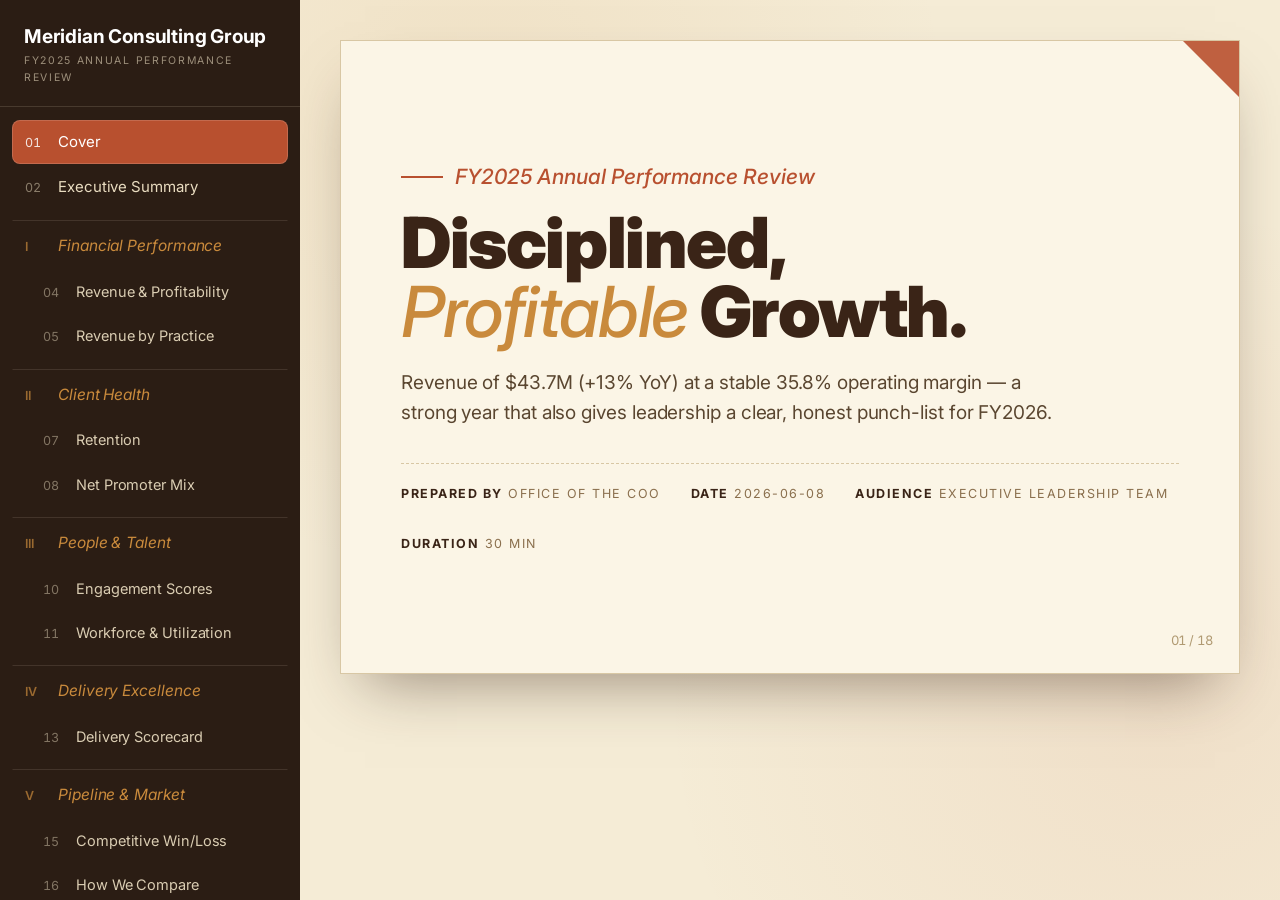
<file: Output/2026-06-08-fy2025-annual-performance-review/slides.html>
<!DOCTYPE html>
<html lang="en">
<head>
<meta charset="UTF-8">
<meta name="viewport" content="width=device-width, initial-scale=1.0">
<title>FY2025 Annual Performance Review — Meridian Consulting Group</title>
<link rel="preconnect" href="https://fonts.googleapis.com">
<link rel="preconnect" href="https://fonts.gstatic.com" crossorigin>
<link href="https://fonts.googleapis.com/css2?family=Inter:ital,wght@0,400..900;1,400..700&display=swap" rel="stylesheet">
<style>
  :root{
    /* ============ PALETTE ============ */
    --paper:#f5ecd6; --ink:#2b1d14; --espresso:#3a2417; --crema:#c98a3c;
    --terracotta:#b8502f; --olive:#7a7340; --line:#d8c7a4; --soft:#efe2c4;
    --nav-bg:#2b1d14; --nav-ink:#e9dcc0; --good:#6f7a3a;

    /* ============ TYPE SCALE ============
       ▼▼ MASTER KNOB — change ONLY this to resize EVERY piece of text on every
          slide at once.  1 = 100% (as designed) · 1.1 = +10% · 0.9 = −10%.
       To nudge a single role instead, edit its individual token below. */
    --fs-scale:1;

    /* headings & display */
    --fs-h1:         calc(clamp(40px,5.5vw,72px) * var(--fs-scale));
    --fs-h2:         calc(28px   * var(--fs-scale));
    --fs-h2i:        calc(15px   * var(--fs-scale));   /* circled section number */
    --fs-kicker:     calc(21px   * var(--fs-scale));   /* "Part I" / eyebrow      */
    --fs-quote:      calc(clamp(26px,3.3vw,42px) * var(--fs-scale));
    --fs-statnum:    calc(clamp(32px,4.4vw,52px) * var(--fs-scale));
    --fs-donutnum:   calc(34px   * var(--fs-scale));
    --fs-calloutbig: calc(54px   * var(--fs-scale));

    /* body & labels */
    --fs-lede:       calc(19px   * var(--fs-scale));   /* primary slide prose     */
    --fs-lede-sm:    calc(16.5px * var(--fs-scale));   /* secondary slide prose    */
    --fs-meta:       calc(12.5px * var(--fs-scale));   /* cover meta row           */
    --fs-statcap:    calc(14px   * var(--fs-scale));
    --fs-src:        calc(12.5px * var(--fs-scale));   /* source attribution       */
    --fs-note:       calc(11px   * var(--fs-scale));
    --fs-pageno:     calc(13px   * var(--fs-scale));

    /* chart elements */
    --fs-bartitle:   calc(17px   * var(--fs-scale));
    --fs-barname:    calc(17px   * var(--fs-scale));
    --fs-barval:     calc(17px   * var(--fs-scale));
    --fs-barsmall:   calc(13px   * var(--fs-scale));
    --fs-tick:       calc(11px   * var(--fs-scale));
    --fs-chip:       calc(13px   * var(--fs-scale));
    --fs-legend:     calc(15.5px * var(--fs-scale));
    --fs-donutcap:   calc(11px   * var(--fs-scale));
    --fs-vlab:       calc(18px   * var(--fs-scale));   /* line-chart value labels  */
    --fs-xlab:       calc(13px   * var(--fs-scale));   /* line-chart x labels      */
    --fs-callout:    calc(16px   * var(--fs-scale));
    --fs-bullegend:  calc(14px   * var(--fs-scale));
    --fs-bullbl:     calc(15px   * var(--fs-scale));
    --fs-bulsmall:   calc(12.5px * var(--fs-scale));
    --fs-bulvals:    calc(13.5px * var(--fs-scale));

    /* points / takeaways / q&a */
    --fs-ptic:       calc(23px   * var(--fs-scale));
    --fs-pth3:       calc(17px   * var(--fs-scale));
    --fs-ptp:        calc(14px   * var(--fs-scale));
    --fs-take:       calc(17px   * var(--fs-scale));
    --fs-qaq:        calc(20px   * var(--fs-scale));
    --fs-qaa:        calc(16.5px * var(--fs-scale));

    /* left nav */
    --fs-brand:      calc(19px   * var(--fs-scale));
    --fs-brandsub:   calc(10.5px * var(--fs-scale));
    --fs-nav:        calc(15px   * var(--fs-scale));
    --fs-navnum:     calc(12.5px * var(--fs-scale));
    --fs-navpart:    calc(15.5px * var(--fs-scale));
    --fs-navsub:     calc(14.5px * var(--fs-scale));
    --fs-foot:       calc(12px   * var(--fs-scale));

    /* ============ LAYOUT ============ */
    --nav-w:300px;          /* left navigation width                              */
    --slide-max:1040px;     /* slide content max width                            */
    --slide-min-h:585px;    /* 1040*9/16 ≈ 585 → minimum 16:9; grows taller w/ content */
    --slide-pad:56px 60px;  /* slide inner padding                                */
    --fs-watermark:340px;   /* decorative chapter numeral (independent of --fs-scale) */
  }
  *{box-sizing:border-box;margin:0;padding:0;}
  body{font-family:"Inter",-apple-system,system-ui,sans-serif;color:var(--ink);
    background:var(--espresso);line-height:1.6;-webkit-font-smoothing:antialiased;
    letter-spacing:-.005em;display:flex;height:100vh;overflow:hidden;}
  /* tabular figures for all numeric display elements (column alignment) */
  .stat .num,.bar .val,.bul .vals,.pageno,.donut .center b,.legend b,.chip,
  .linechart .vlab,.nav a .n{font-variant-numeric:tabular-nums;font-feature-settings:"tnum" 1;}

  /* ============ LEFT NAV ============ */
  .nav{width:var(--nav-w);flex:0 0 var(--nav-w);background:var(--nav-bg);color:var(--nav-ink);
    height:100vh;overflow-y:auto;padding:26px 0;display:flex;flex-direction:column;}
  .nav .brand{padding:0 24px 20px;border-bottom:1px solid rgba(233,220,192,.15);}
  .nav .brand b{font-family:"Inter",sans-serif;font-size:var(--fs-brand);color:#fff;display:block;letter-spacing:-.01em;line-height:1.2;}
  .nav .brand span{font-size:var(--fs-brandsub);letter-spacing:.16em;text-transform:uppercase;opacity:.6;display:block;margin-top:4px;}
  .nav ul{list-style:none;padding:12px 0;flex:1;}
  .nav li{margin:1px 12px;}
  .nav a{display:flex;gap:11px;align-items:baseline;padding:9px 12px;border-radius:8px;
    text-decoration:none;color:var(--nav-ink);font-size:var(--fs-nav);transition:.18s;border:1px solid transparent;}
  .nav a .n{font-family:"Inter",sans-serif;font-size:var(--fs-navnum);opacity:.5;min-width:22px;}
  .nav a:hover{background:rgba(233,220,192,.08);}
  .nav a.active{background:var(--terracotta);color:#fff;border-color:rgba(255,255,255,.15);}
  .nav a.active .n{opacity:.85;}
  .nav a.part{margin-top:11px;font-family:"Inter",sans-serif;font-style:italic;font-size:var(--fs-navpart);
    color:var(--crema);border-top:1px solid rgba(233,220,192,.12);border-radius:0 0 8px 8px;padding-top:13px;}
  .nav a.part .n{font-style:normal;font-weight:600;opacity:.7;}
  .nav a.part:hover{background:rgba(233,220,192,.06);}
  .nav a.part.active{background:var(--terracotta);color:#fff;border-radius:8px;border-top-color:transparent;}
  .nav a.sub{padding-left:30px;font-size:var(--fs-navsub);opacity:.92;}
  .nav .foot{padding:16px 24px 0;font-size:var(--fs-foot);opacity:.45;border-top:1px solid rgba(233,220,192,.15);}
  .nav .foot kbd{background:rgba(233,220,192,.15);border-radius:4px;padding:1px 6px;font-family:inherit;}

  /* ============ RIGHT STAGE ============ */
  .stage{flex:1;height:100vh;overflow-y:auto;padding:40px;
    background:var(--paper);
    background-image:
      radial-gradient(circle at 18% 12%, rgba(201,138,60,.10), transparent 42%),
      radial-gradient(circle at 88% 78%, rgba(184,80,47,.08), transparent 45%);}

  .slide{display:none;max-width:var(--slide-max);margin:0 auto;background:#fbf5e6;
    border:1px solid var(--line);min-height:var(--slide-min-h);
    box-shadow:0 30px 60px -25px rgba(58,36,23,.5);
    padding:var(--slide-pad);position:relative;overflow:hidden;
    animation:fade .45s ease;}
  .slide.show{display:block;}
  @keyframes fade{from{opacity:0;transform:translateY(12px);}to{opacity:1;transform:none;}}
  .slide::after{content:"";position:absolute;top:0;right:0;width:0;height:0;
    border-style:solid;border-width:0 56px 56px 0;
    border-color:transparent var(--terracotta) transparent transparent;opacity:.9;}
  .pageno{position:absolute;bottom:22px;right:26px;font-family:"Inter",sans-serif;
    font-size:var(--fs-pageno);color:#b09a72;}

  /* shared type */
  .kicker{font-family:"Inter",sans-serif;font-style:italic;font-weight:500;color:var(--terracotta);
    font-size:var(--fs-kicker);display:flex;align-items:center;gap:12px;}
  .kicker::before{content:"";width:42px;height:2px;background:var(--terracotta);}
  h1{font-family:"Inter",sans-serif;font-weight:900;font-size:var(--fs-h1);
    line-height:.98;letter-spacing:-.02em;color:var(--espresso);margin:14px 0 8px;}
  h1 em{font-style:italic;font-weight:500;color:var(--crema);}
  h2{font-family:"Inter",sans-serif;font-weight:600;font-size:var(--fs-h2);color:var(--espresso);
    margin-bottom:10px;display:flex;align-items:baseline;gap:12px;}
  h2 i{font-style:normal;color:var(--crema);font-size:var(--fs-h2i);border:1.5px solid var(--crema);
    border-radius:50%;width:30px;height:30px;display:inline-flex;align-items:center;justify-content:center;flex:0 0 auto;}
  .lede{max-width:680px;color:#5a4630;font-size:var(--fs-lede);margin-top:14px;}
  .lede.sm{font-size:var(--fs-lede-sm);}

  /* source attribution */
  .src{margin-top:18px;font-size:var(--fs-src);color:#9a815c;font-style:italic;letter-spacing:.02em;}
  .src + .src{margin-top:3px;}
  .note{font-size:var(--fs-note);color:#b08a5a;font-style:italic;}

  /* cover / chapter */
  .cover{display:flex;flex-direction:column;justify-content:center;min-height:520px;}
  .cover .meta{margin-top:34px;padding-top:20px;border-top:1px dashed var(--line);
    display:flex;gap:30px;flex-wrap:wrap;font-size:var(--fs-meta);color:#8a6f4d;text-transform:uppercase;letter-spacing:.12em;}
  .cover .meta b{color:var(--espresso);}
  .chapter .watermark{position:absolute;top:-30px;right:20px;font-family:"Inter",sans-serif;
    font-weight:900;font-size:var(--fs-watermark);line-height:1;color:rgba(184,80,47,.07);pointer-events:none;z-index:0;}
  .chapter .cover{position:relative;z-index:1;}
  .chapter h1{font-weight:800;}

  /* stats */
  .stats{display:grid;grid-template-columns:repeat(3,1fr);margin:8px 0 0;
    border-top:2px solid var(--espresso);border-bottom:2px solid var(--espresso);}
  .stats.four{grid-template-columns:repeat(4,1fr);}
  .stat{padding:26px 20px;border-right:1px solid var(--line);}
  .stat:last-child{border-right:none;}
  .stat .num{font-family:"Inter",sans-serif;font-weight:900;font-size:var(--fs-statnum);
    line-height:1;color:var(--terracotta);letter-spacing:-.02em;}
  .stat .num span{font-size:.40em;color:var(--espresso);font-weight:600;}
  .stat .cap{margin-top:10px;font-size:var(--fs-statcap);color:#6b543a;}

  /* bars */
  .barwrap{margin-top:6px;}
  .bar-title{font-family:"Inter",sans-serif;font-size:var(--fs-bartitle);color:var(--espresso);margin:0 0 14px;font-weight:600;}
  .bar{margin-bottom:16px;}
  .bar .row{display:flex;justify-content:space-between;align-items:baseline;margin-bottom:6px;}
  .bar .name{font-size:var(--fs-barname);font-weight:500;}
  .bar .val{font-family:"Inter",sans-serif;font-weight:600;font-size:var(--fs-barval);color:var(--terracotta);}
  .bar .val small{font-family:"Inter",sans-serif;font-weight:400;font-size:var(--fs-barsmall);color:#9a815c;margin-left:4px;}
  .track{height:16px;background:var(--soft);border-radius:3px;overflow:hidden;position:relative;}
  .fill{height:100%;width:0;border-radius:3px;background:linear-gradient(90deg,var(--crema),var(--terracotta));}
  .fill.down{background:linear-gradient(90deg,#bcae7a,var(--olive));}
  .show .fill{animation:grow 1.1s cubic-bezier(.2,.7,.2,1) forwards;}
  @keyframes grow{to{width:var(--w);}}
  .tick{position:absolute;top:-3px;bottom:-3px;width:2px;background:var(--espresso);opacity:.55;}
  .tick::after{content:attr(data-label);position:absolute;top:-15px;left:50%;transform:translateX(-50%);
    font-size:var(--fs-tick);color:#8a6f4d;white-space:nowrap;font-family:"Inter",sans-serif;}
  .chip{font-family:"Inter",sans-serif;font-weight:600;font-size:var(--fs-chip);margin-left:10px;padding:1px 8px;border-radius:11px;}
  .chip.up{color:var(--good);background:rgba(111,122,58,.14);}
  .chip.dn{color:var(--terracotta);background:rgba(184,80,47,.12);}

  /* two-col */
  .two{display:grid;grid-template-columns:1fr 1fr;gap:46px;align-items:start;margin-top:8px;}
  .two.wide-left{grid-template-columns:1.15fr .85fr;}

  /* donut */
  .donut-wrap{display:flex;flex-direction:column;align-items:center;gap:22px;}
  .donut{position:relative;width:210px;height:210px;}
  .donut svg{transform:rotate(-90deg);}
  .ring{fill:none;stroke-width:28;stroke-dasharray:var(--dash);stroke-dashoffset:var(--off);}
  .show .ring{animation:draw 1.3s ease forwards;}
  @keyframes draw{from{stroke-dasharray:0 999;}}
  .donut .center{position:absolute;inset:0;display:flex;flex-direction:column;align-items:center;justify-content:center;}
  .donut .center b{font-family:"Inter",sans-serif;font-size:var(--fs-donutnum);color:var(--espresso);line-height:1;}
  .donut .center span{font-size:var(--fs-donutcap);color:#8a6f4d;letter-spacing:.1em;}
  .legend{display:flex;flex-direction:column;gap:9px;width:100%;}
  .legend div{display:flex;align-items:center;gap:10px;font-size:var(--fs-legend);}
  .legend i{width:13px;height:13px;border-radius:3px;flex:0 0 auto;}
  .legend b{margin-left:auto;font-family:"Inter",sans-serif;}
  .legend small{color:#8a6f4d;}

  /* line chart */
  .linechart{width:100%;height:auto;}
  .linechart .axis{stroke:var(--line);stroke-width:1;}
  .linechart .area{fill:url(#lg);opacity:.9;}
  .linechart .ln{fill:none;stroke:var(--terracotta);stroke-width:3;stroke-linejoin:round;
    stroke-dasharray:900;stroke-dashoffset:900;}
  .show .linechart .ln{animation:trace 1.4s ease forwards;}
  @keyframes trace{to{stroke-dashoffset:0;}}
  .linechart .dot{fill:#fbf5e6;stroke:var(--terracotta);stroke-width:3;}
  .linechart .vlab{font-family:"Inter",sans-serif;font-weight:700;font-size:var(--fs-vlab);fill:var(--espresso);text-anchor:middle;}
  .linechart .xlab{font-size:var(--fs-xlab);fill:#8a6f4d;text-anchor:middle;}

  /* points */
  .plist{display:grid;grid-template-columns:repeat(3,1fr);gap:26px;margin-top:8px;}
  .pt .ic{width:48px;height:48px;border-radius:13px;background:var(--espresso);color:#fbf5e6;
    display:flex;align-items:center;justify-content:center;font-family:"Inter",sans-serif;
    font-style:italic;font-size:var(--fs-ptic);margin-bottom:14px;}
  .pt:nth-child(2) .ic{background:var(--terracotta);}
  .pt:nth-child(3) .ic{background:var(--olive);}
  .pt h3{font-size:var(--fs-pth3);color:var(--espresso);margin-bottom:6px;}
  .pt p{font-size:var(--fs-ptp);color:#6b543a;}

  /* callout */
  .callout{margin-top:24px;border-left:5px solid var(--terracotta);background:#fff;
    padding:18px 24px;border-radius:0 10px 10px 0;display:flex;align-items:center;gap:22px;}
  .callout .big{font-family:"Inter",sans-serif;font-weight:900;font-size:var(--fs-calloutbig);color:var(--terracotta);line-height:1;}
  .callout .txt{font-size:var(--fs-callout);color:#5a4630;}
  .callout .txt b{color:var(--espresso);}

  /* bullet (benchmark) chart */
  .bullet-legend{display:flex;gap:22px;flex-wrap:wrap;font-size:var(--fs-bullegend);color:#6b543a;margin:6px 0 18px;}
  .bullet-legend span{display:flex;align-items:center;gap:7px;}
  .bullet-legend .dotm{width:13px;height:13px;border-radius:50%;background:var(--terracotta);border:2px solid #fff;box-shadow:0 1px 2px rgba(0,0,0,.3);}
  .bullet-legend .linei{width:14px;height:2px;background:#9a815c;}
  .bullet-legend .linet{width:14px;height:2px;background:var(--olive);}
  .bul{display:grid;grid-template-columns:230px 1fr 140px;gap:16px;align-items:center;margin-bottom:12px;}
  .bul .lbl{font-size:var(--fs-bullbl);color:var(--ink);line-height:1.3;}
  .bul .lbl small{display:block;color:#9a815c;font-size:var(--fs-bulsmall);}
  .bul .track2{position:relative;height:20px;background:var(--soft);border-radius:5px;}
  .bul .band{position:absolute;top:0;bottom:0;background:rgba(122,115,64,.16);border-radius:5px;}
  .bul .ind{position:absolute;top:-3px;bottom:-3px;width:2px;background:#9a815c;}
  .bul .topq{position:absolute;top:-3px;bottom:-3px;width:2px;background:var(--olive);}
  .bul .mcg{position:absolute;top:50%;width:14px;height:14px;border-radius:50%;background:var(--terracotta);
    transform:translate(-50%,-50%);border:2px solid #fff;box-shadow:0 1px 3px rgba(0,0,0,.35);z-index:2;}
  .bul .vals{font-size:var(--fs-bulvals);color:#8a6f4d;text-align:right;font-family:"Inter",sans-serif;letter-spacing:.01em;}
  .bul .vals b{color:var(--terracotta);}

  /* takeaways */
  .takeaways{list-style:none;margin-top:10px;}
  .takeaways li{position:relative;padding:14px 0 14px 30px;border-bottom:1px dashed var(--line);font-size:var(--fs-take);color:#5a4630;}
  .takeaways li:last-child{border-bottom:none;}
  .takeaways li::before{content:"";position:absolute;left:4px;top:20px;width:9px;height:9px;border-radius:50%;background:var(--terracotta);}
  .takeaways li b{color:var(--espresso);}

  /* Q&A */
  .qa{display:flex;flex-direction:column;gap:18px;margin-top:8px;}
  .qa .item{background:#fff;border:1px solid var(--line);border-radius:12px;padding:20px 24px;}
  .qa .q{font-family:"Inter",sans-serif;font-style:italic;font-weight:500;font-size:var(--fs-qaq);color:var(--terracotta);margin-bottom:8px;}
  .qa .a{font-size:var(--fs-qaa);color:#5a4630;}

  .big-quote{font-family:"Inter",sans-serif;font-size:var(--fs-quote);line-height:1.25;
    color:var(--espresso);max-width:820px;font-weight:500;}
  .big-quote em{color:var(--terracotta);font-style:italic;}
</style>
</head>
<body>

  <!-- ============ LEFT NAVIGATION ============ -->
  <nav class="nav">
    <div class="brand">
      <b>Meridian Consulting Group</b>
      <span>FY2025 Annual Performance Review</span>
    </div>
    <ul id="navlist">
      <li><a href="#" data-i="0" class="active"><span class="n">01</span>Cover</a></li>
      <li><a href="#" data-i="1"><span class="n">02</span>Executive Summary</a></li>

      <li><a href="#" data-i="2" class="part"><span class="n">I</span>Financial Performance</a></li>
      <li><a href="#" data-i="3" class="sub"><span class="n">04</span>Revenue &amp; Profitability</a></li>
      <li><a href="#" data-i="4" class="sub"><span class="n">05</span>Revenue by Practice</a></li>

      <li><a href="#" data-i="5" class="part"><span class="n">II</span>Client Health</a></li>
      <li><a href="#" data-i="6" class="sub"><span class="n">07</span>Retention</a></li>
      <li><a href="#" data-i="7" class="sub"><span class="n">08</span>Net Promoter Mix</a></li>

      <li><a href="#" data-i="8" class="part"><span class="n">III</span>People &amp; Talent</a></li>
      <li><a href="#" data-i="9" class="sub"><span class="n">10</span>Engagement Scores</a></li>
      <li><a href="#" data-i="10" class="sub"><span class="n">11</span>Workforce &amp; Utilization</a></li>

      <li><a href="#" data-i="11" class="part"><span class="n">IV</span>Delivery Excellence</a></li>
      <li><a href="#" data-i="12" class="sub"><span class="n">13</span>Delivery Scorecard</a></li>

      <li><a href="#" data-i="13" class="part"><span class="n">V</span>Pipeline &amp; Market</a></li>
      <li><a href="#" data-i="14" class="sub"><span class="n">15</span>Competitive Win/Loss</a></li>
      <li><a href="#" data-i="15" class="sub"><span class="n">16</span>How We Compare</a></li>

      <li><a href="#" data-i="16" class="part"><span class="n">VI</span>Conclusion</a></li>
      <li><a href="#" data-i="17" class="sub"><span class="n">18</span>Anticipated Q&amp;A</a></li>
    </ul>
    <div class="foot">
      <kbd>←</kbd> <kbd>→</kbd> to navigate
    </div>
  </nav>

  <!-- ============ RIGHT STAGE ============ -->
  <main class="stage" id="stage">

    <!-- 01 — COVER -->
    <section class="slide show">
      <div class="cover">
        <p class="kicker">FY2025 Annual Performance Review</p>
        <h1>Disciplined,<br><em>Profitable</em> Growth.</h1>
        <p class="lede">Revenue of $43.7M (+13% YoY) at a stable 35.8% operating margin — a strong year that also gives leadership a clear, honest punch-list for FY2026.</p>
        <div class="meta">
          <div><b>Prepared by</b> Office of the COO</div>
          <div><b>Date</b> 2026-06-08</div>
          <div><b>Audience</b> Executive Leadership Team</div>
          <div><b>Duration</b> 30 min</div>
        </div>
      </div>
      <div class="pageno"></div>
    </section>

    <!-- 02 — EXECUTIVE SUMMARY -->
    <section class="slide">
      <h2><i>0</i>Executive Summary</h2>
      <p class="lede sm" style="margin-bottom:26px;">FY2025 was a year of disciplined, profitable growth — the third consecutive year of double-digit revenue growth — while we scaled without diluting profitability.</p>
      <div class="stats four">
        <div class="stat"><div class="num">$43.7<span>M</span></div><div class="cap">Firm revenue &nbsp;<b style="color:var(--good)">+13% YoY</b></div></div>
        <div class="stat"><div class="num">35.8<span>%</span></div><div class="cap">Operating margin (held steady)</div></div>
        <div class="stat"><div class="num">89<span>%</span></div><div class="cap">Client retention (recovered)</div></div>
        <div class="stat"><div class="num">72<span>/100</span></div><div class="cap">Employee engagement (up from 69)</div></div>
      </div>
      <p class="lede sm" style="margin-top:26px;">The year was not without friction, and this review presents it plainly: on-time delivery fell to <b>55%</b>, the competitive win rate runs below benchmark, and the NPS mix skewed toward detractors. Underneath several signals is one root cause — capacity and development pressure on early-tenure and Technology &amp; Digital staff. The deck walks through five pillars — Financials, Clients, People, Delivery, and Market Position — and frames the investments that protect FY2026 growth.</p>
      <div class="pageno"></div>
    </section>

    <!-- 03 — CHAPTER I -->
    <section class="slide chapter">
      <div class="watermark">I</div>
      <div class="cover">
        <p class="kicker">Part I</p>
        <h1>Financial<br><em>Performance</em></h1>
        <p class="lede">Broad-based growth at a margin that simply will not move — the story that makes FY2026 reinvestment affordable rather than dilutive.</p>
      </div>
      <div class="pageno"></div>
    </section>

    <!-- 04 — REVENUE & PROFITABILITY -->
    <section class="slide">
      <h2><i>1</i>Revenue &amp; Profitability Trend</h2>
      <p class="lede sm" style="margin-bottom:22px;">Revenue grew from $38.7M to $43.7M (+13%), with operating profit rising in lockstep to $15.7M. The headline is the flat margin line: across three years of ~13–17% growth, operating margin has not moved off ~35.7%.</p>
      <div class="barwrap">
        <div class="bar"><div class="row"><span class="name">FY2023</span><span class="val">$33.4M <small>· $11.9M profit · 35.7% margin</small></span></div><div class="track"><div class="fill" style="--w:76.4%"></div></div></div>
        <div class="bar"><div class="row"><span class="name">FY2024</span><span class="val">$38.7M <small>· $13.8M profit · 35.6% margin</small></span></div><div class="track"><div class="fill" style="--w:88.6%"></div></div></div>
        <div class="bar"><div class="row"><span class="name">FY2025</span><span class="val">$43.7M <small>· $15.7M profit · 35.8% margin</small></span></div><div class="track"><div class="fill" style="--w:100%"></div></div></div>
      </div>
      <div class="callout">
        <div class="big">35.7%</div>
        <div class="txt"><b>Operating margin, essentially unchanged for three years.</b> Cost-to-serve is scaling proportionally rather than eroding — this is what makes the FY2026 reinvestment case affordable rather than dilutive.</div>
      </div>
      <p class="src">Source: financials/monthly_financials.csv</p>
      <div class="pageno"></div>
    </section>

    <!-- 05 — REVENUE BY PRACTICE -->
    <section class="slide">
      <h2><i>2</i>Revenue by Practice</h2>
      <p class="lede sm" style="margin-bottom:22px;">Growth was broad-based — every practice grew 12–14% YoY, with no single practice carrying the firm. The even spread is a resilience signal, though Technology &amp; Digital, our growth engine, is also the practice flagging the most acute capacity strain.</p>
      <div class="barwrap">
        <div class="bar"><div class="row"><span class="name">Technology &amp; Digital</span><span class="val">$12.3M <small>+13.1% YoY</small></span></div><div class="track"><div class="fill" style="--w:100%"></div></div></div>
        <div class="bar"><div class="row"><span class="name">Strategy &amp; Growth</span><span class="val">$9.6M <small>+12.0% YoY</small></span></div><div class="track"><div class="fill" style="--w:78%"></div></div></div>
        <div class="bar"><div class="row"><span class="name">Operations Excellence</span><span class="val">$8.7M <small>+13.5% YoY</small></span></div><div class="track"><div class="fill" style="--w:70.7%"></div></div></div>
        <div class="bar"><div class="row"><span class="name">Finance &amp; Risk</span><span class="val">$7.8M <small>+13.3% YoY</small></span></div><div class="track"><div class="fill" style="--w:63.4%"></div></div></div>
        <div class="bar"><div class="row"><span class="name">HR &amp; People</span><span class="val">$5.2M <small>+13.0% YoY</small></span></div><div class="track"><div class="fill" style="--w:42.3%"></div></div></div>
      </div>
      <p class="lede sm" style="margin-top:20px;">The balance across practices is a deliberate strength — but it places a premium on staffing the Technology &amp; Digital pipeline without burning out the team delivering it.</p>
      <p class="src">Source: financials/quarterly_revenue.csv</p>
      <div class="pageno"></div>
    </section>

    <!-- 06 — CHAPTER II -->
    <section class="slide chapter">
      <div class="watermark">II</div>
      <div class="cover">
        <p class="kicker">Part II</p>
        <h1>Client<br><em>Health</em></h1>
        <p class="lede">Retention recovered, but a detractor-heavy promoter mix is the clearest "watch" signal on the client side — and it tracks the delivery friction ahead.</p>
      </div>
      <div class="pageno"></div>
    </section>

    <!-- 07 — RETENTION -->
    <section class="slide">
      <h2><i>3</i>Retention</h2>
      <p class="lede sm" style="margin-bottom:14px;">Client retention rebounded to <b>89%</b>, recovering most of the ground lost in FY2024 (85%) though still below the FY2023 high of 93%. FY2025 non-renewals spread across pricing, competitive switching, and budget cuts — no systemic churn driver.</p>
      <svg class="linechart" viewBox="0 0 560 240" role="img" aria-label="Renewal rate by fiscal year">
        <defs>
          <linearGradient id="lg" x1="0" y1="0" x2="0" y2="1">
            <stop offset="0%" stop-color="#c98a3c" stop-opacity=".55"/>
            <stop offset="100%" stop-color="#c98a3c" stop-opacity="0"/>
          </linearGradient>
        </defs>
        <line class="axis" x1="40" y1="195" x2="520" y2="195"></line>
        <polygon class="area" points="80,195 80,56.3 280,141.7 480,99 480,195"></polygon>
        <polyline class="ln" points="80,56.3 280,141.7 480,99"></polyline>
        <circle class="dot" cx="80" cy="56.3" r="6"></circle>
        <circle class="dot" cx="280" cy="141.7" r="6"></circle>
        <circle class="dot" cx="480" cy="99" r="6"></circle>
        <text class="vlab" x="80" y="40">93%</text>
        <text class="vlab" x="280" y="125">85%</text>
        <text class="vlab" x="480" y="83">89%</text>
        <text class="xlab" x="80" y="218">FY2023</text>
        <text class="xlab" x="280" y="218">FY2024</text>
        <text class="xlab" x="480" y="218">FY2025</text>
      </svg>
      <p class="lede sm" style="margin-top:8px;">The recovery is encouraging — but two of the FY2025 losses were to direct competitors, a thread we pick up in Market Position.</p>
      <p class="src">Source: clients/client_retention.csv</p>
      <div class="pageno"></div>
    </section>

    <!-- 08 — NPS MIX -->
    <section class="slide">
      <h2><i>4</i>Net Promoter Mix</h2>
      <p class="lede sm" style="margin-bottom:24px;">Average NPS sits around the industry midpoint — but the underlying FY2025 distribution deserves an honest read: detractors outnumbered promoters across 112 surveys. This is the clearest "watch" signal on the client side, and it aligns with the delivery friction ahead.</p>
      <div class="two">
        <div class="donut-wrap">
          <div class="donut">
            <svg width="210" height="210" viewBox="0 0 210 210">
              <circle class="ring" cx="105" cy="105" r="87" stroke="#b8502f" style="--dash:244 547;--off:0"></circle>
              <circle class="ring" cx="105" cy="105" r="87" stroke="#c98a3c" style="--dash:161 547;--off:-244"></circle>
              <circle class="ring" cx="105" cy="105" r="87" stroke="#7a7340" style="--dash:142 547;--off:-405"></circle>
            </svg>
            <div class="center"><b>112</b><span>SURVEYS</span></div>
          </div>
          <div class="legend">
            <div><i style="background:#7a7340"></i>Promoter <b>29 <small>· 26%</small></b></div>
            <div><i style="background:#c98a3c"></i>Passive <b>33 <small>· 29%</small></b></div>
            <div><i style="background:#b8502f"></i>Detractor <b>50 <small>· 45%</small></b></div>
          </div>
        </div>
        <div style="align-self:center;">
          <p class="big-quote" style="font-size:calc(26px * var(--fs-scale));">Don't let a midpoint <em>average</em> mask a detractor-heavy <em>mix</em>.</p>
          <p class="lede sm" style="margin-top:18px;">Closing the delivery gap is the most direct lever on this score — clients notice when timelines slip.</p>
        </div>
      </div>
      <p class="src">Source: clients/nps_survey_results.csv</p>
      <div class="pageno"></div>
    </section>

    <!-- 09 — CHAPTER III -->
    <section class="slide chapter">
      <div class="watermark">III</div>
      <div class="cover">
        <p class="kicker">Part III</p>
        <h1>People<br>&amp; <em>Talent</em></h1>
        <p class="lede">Engagement is up overall, but two flags — career-growth clarity and work-life balance — concentrate in early-tenure and Technology &amp; Digital staff.</p>
      </div>
      <div class="pageno"></div>
    </section>

    <!-- 10 — ENGAGEMENT -->
    <section class="slide">
      <h2><i>5</i>Engagement Scores</h2>
      <p class="lede sm" style="margin-bottom:22px;">Overall engagement rose to <b>72/100</b> (from 69), with gains in leadership satisfaction and willingness to recommend MCG. Two categories moved the other way — and leadership has already committed follow-up actions (promotion rubrics, a utilization cap, semi-annual comp reviews). <span class="note">Bars show FY2025; the tick marks FY2024.</span></p>
      <div class="barwrap">
        <div class="bar"><div class="row"><span class="name">Overall engagement</span><span class="val">72<span class="chip up">+3</span></span></div><div class="track"><div class="fill" style="--w:72%"></div><div class="tick" data-label="FY24" style="left:69%"></div></div></div>
        <div class="bar"><div class="row"><span class="name">Would recommend MCG as employer</span><span class="val">68%<span class="chip up">+5</span></span></div><div class="track"><div class="fill" style="--w:68%"></div><div class="tick" data-label="FY24" style="left:63%"></div></div></div>
        <div class="bar"><div class="row"><span class="name">Plan to stay 2+ years</span><span class="val">61%<span class="chip up">+4</span></span></div><div class="track"><div class="fill" style="--w:61%"></div><div class="tick" data-label="FY24" style="left:57%"></div></div></div>
        <div class="bar"><div class="row"><span class="name">Satisfaction with leadership</span><span class="val">74<span class="chip up">+3</span></span></div><div class="track"><div class="fill" style="--w:74%"></div><div class="tick" data-label="FY24" style="left:71%"></div></div></div>
        <div class="bar"><div class="row"><span class="name">Satisfaction with career growth</span><span class="val">61<span class="chip dn">−4</span></span></div><div class="track"><div class="fill down" style="--w:61%"></div><div class="tick" data-label="FY24" style="left:65%"></div></div></div>
        <div class="bar"><div class="row"><span class="name">Work-life balance</span><span class="val">58<span class="chip dn">−2</span></span></div><div class="track"><div class="fill down" style="--w:58%"></div><div class="tick" data-label="FY24" style="left:60%"></div></div></div>
      </div>
      <p class="lede sm" style="margin-top:18px;">The declines are concentrated, not broad: career-growth clarity at the Consultant→Senior and Manager→Senior Manager transitions, and utilization pressure in Technology &amp; Digital, which scored work-life balance at just 48/100.</p>
      <p class="src">Source: people/team_survey_fy25.txt</p>
      <div class="pageno"></div>
    </section>

    <!-- 11 — WORKFORCE & UTILIZATION -->
    <section class="slide">
      <h2><i>6</i>Workforce &amp; Utilization</h2>
      <div class="stats four" style="margin-bottom:26px;">
        <div class="stat"><div class="num">105</div><div class="cap">Consultants at year-end</div></div>
        <div class="stat"><div class="num">73.5<span>%</span></div><div class="cap">Average utilization</div></div>
        <div class="stat"><div class="num">55<span>/56</span></div><div class="cap">Hires actual vs. planned</div></div>
        <div class="stat"><div class="num">~9</div><div class="cap">Voluntary departures</div></div>
      </div>
      <div class="barwrap">
        <p class="bar-title">Average utilization by practice — balanced near the firm-level 73.5%</p>
        <div class="bar"><div class="row"><span class="name">Strategy &amp; Growth</span><span class="val">75.6%</span></div><div class="track"><div class="fill" style="--w:75.6%"></div></div></div>
        <div class="bar"><div class="row"><span class="name">Technology &amp; Digital</span><span class="val">74.0%</span></div><div class="track"><div class="fill" style="--w:74%"></div></div></div>
        <div class="bar"><div class="row"><span class="name">Operations Excellence</span><span class="val">73.6%</span></div><div class="track"><div class="fill" style="--w:73.6%"></div></div></div>
        <div class="bar"><div class="row"><span class="name">HR &amp; People</span><span class="val">73.0%</span></div><div class="track"><div class="fill" style="--w:73%"></div></div></div>
        <div class="bar"><div class="row"><span class="name">Finance &amp; Risk</span><span class="val">71.7%</span></div><div class="track"><div class="fill" style="--w:71.7%"></div></div></div>
      </div>
      <p class="lede sm" style="margin-top:18px;">Utilization is balanced at the firm level; the talent risk is specific and addressable — early-tenure development clarity and targeted Tech &amp; Digital hiring, both already owned actions. Early-tenure Analysts and Consultants are the highest flight-risk cohort.</p>
      <p class="src">Source: people/monthly_utilization.csv · people/team_survey_fy25.txt</p>
      <div class="pageno"></div>
    </section>

    <!-- 12 — CHAPTER IV -->
    <section class="slide chapter">
      <div class="watermark">IV</div>
      <div class="cover">
        <p class="kicker">Part IV</p>
        <h1>Delivery<br><em>Excellence</em></h1>
        <p class="lede">Delivery is profitable and well-rated — but only 55% on-time. The lever to pull is predictability, which feeds directly back into client sentiment.</p>
      </div>
      <div class="pageno"></div>
    </section>

    <!-- 13 — DELIVERY SCORECARD -->
    <section class="slide">
      <h2><i>7</i>Delivery Scorecard</h2>
      <p class="lede sm" style="margin-bottom:22px;">FY2025 closed 31 projects at a healthy average margin and a solid satisfaction score. The standout concern is on-time delivery — nearly half of completed engagements ran past their planned end date.</p>
      <div class="stats">
        <div class="stat"><div class="num">31</div><div class="cap">Projects completed</div></div>
        <div class="stat"><div class="num">30.6<span>%</span></div><div class="cap">Average project margin</div></div>
        <div class="stat"><div class="num">4.15<span>/5</span></div><div class="cap">Client satisfaction</div></div>
      </div>
      <div class="callout">
        <div class="big">55%</div>
        <div class="txt"><b>On-time delivery — the most actionable problem we carry into FY2026.</b> The operational counterpart to the detractor-heavy NPS mix. <span class="note">[needs verification]</span></div>
      </div>
      <div class="barwrap" style="margin-top:26px;">
        <p class="bar-title">Average project margin by practice — profitability of delivery is sound</p>
        <div class="bar"><div class="row"><span class="name">Finance &amp; Risk</span><span class="val">32.6%</span></div><div class="track"><div class="fill" style="--w:100%"></div></div></div>
        <div class="bar"><div class="row"><span class="name">Technology &amp; Digital</span><span class="val">31.6%</span></div><div class="track"><div class="fill" style="--w:96.9%"></div></div></div>
        <div class="bar"><div class="row"><span class="name">HR &amp; People</span><span class="val">30.3%</span></div><div class="track"><div class="fill" style="--w:92.9%"></div></div></div>
        <div class="bar"><div class="row"><span class="name">Operations Excellence</span><span class="val">29.8%</span></div><div class="track"><div class="fill" style="--w:91.4%"></div></div></div>
        <div class="bar"><div class="row"><span class="name">Strategy &amp; Growth</span><span class="val">27.1%</span></div><div class="track"><div class="fill" style="--w:83.1%"></div></div></div>
      </div>
      <p class="lede sm" style="margin-top:18px;">The issue is schedule discipline and staffing timing, not unprofitable work — the lever to pull is predictability of delivery.</p>
      <p class="src">Source: projects/completed_projects.csv</p>
      <div class="pageno"></div>
    </section>

    <!-- 14 — CHAPTER V -->
    <section class="slide chapter">
      <div class="watermark">V</div>
      <div class="cover">
        <p class="kicker">Part V</p>
        <h1>Pipeline &amp;<br><em>Market</em> Position</h1>
        <p class="lede">Demand isn't the constraint — conversion is. A substantial pipeline against a 29% competitive win rate is the clearest FY2026 growth lever.</p>
      </div>
      <div class="pageno"></div>
    </section>

    <!-- 15 — WIN/LOSS -->
    <section class="slide">
      <h2><i>8</i>Competitive Win/Loss</h2>
      <p class="lede sm" style="margin-bottom:24px;">Of 24 resolved competitive opportunities, we won 7 and lost 17 — a 29% win rate by count, $6.5M won against $13.8M lost. Losses clustered on relationship gaps and timing rather than capability, recurring against MBB and Big Four names entering above the formal process.</p>
      <div class="two">
        <div class="donut-wrap">
          <div class="donut">
            <svg width="210" height="210" viewBox="0 0 210 210">
              <circle class="ring" cx="105" cy="105" r="87" stroke="#3a2417" style="--dash:387 547;--off:0"></circle>
              <circle class="ring" cx="105" cy="105" r="87" stroke="#7a7340" style="--dash:160 547;--off:-387"></circle>
            </svg>
            <div class="center"><b>29%</b><span>WIN RATE</span></div>
          </div>
          <div class="legend">
            <div><i style="background:#7a7340"></i>Won <b>7 deals <small>· $6.5M</small></b></div>
            <div><i style="background:#3a2417"></i>Lost <b>17 deals <small>· $13.8M</small></b></div>
          </div>
        </div>
        <div style="align-self:center;">
          <div class="stats" style="grid-template-columns:1fr;border:none;">
            <div class="stat" style="border:none;padding:0 0 18px;"><div class="num" style="font-size:calc(46px * var(--fs-scale));">~$48<span>M</span></div><div class="cap">Weighted open pipeline across 80 opportunities — the constraint is conversion, not top-of-funnel volume.</div></div>
          </div>
          <p class="lede sm">Keeping senior consultants in the work is a genuine differentiator in the $500K–$1.5M range; our losses trace to C-suite relationship gaps we can invest against.</p>
        </div>
      </div>
      <p class="src">Source: pipeline/win_loss_analysis.csv · pipeline/competitive_intel.txt · pipeline/sales_pipeline.csv</p>
      <div class="pageno"></div>
    </section>

    <!-- 16 — HOW WE COMPARE -->
    <section class="slide">
      <h2><i>9</i>How We Compare to the Market</h2>
      <p class="lede sm" style="margin-bottom:14px;">MCG sits comfortably above average on most operating metrics and approaches top-quartile on margin and revenue per consultant — while trailing the best on win rate and client NPS, the two areas flagged repeatedly.</p>
      <div class="bullet-legend">
        <span><span class="dotm"></span> MCG</span>
        <span><span class="linei"></span> Industry average</span>
        <span><span class="linet"></span> Top quartile</span>
        <span class="note">Oriented so "better" is rightward; attrition inverted (lower is better).</span>
      </div>

      <div class="bul"><div class="lbl">Consultant utilization<small>%</small></div><div class="track2"><div class="band" style="left:16.7%;width:73.3%"></div><div class="ind" style="left:16.7%"></div><div class="topq" style="left:90%"></div><div class="mcg" style="left:46.7%"></div></div><div class="vals"><b>76.2</b> / 73.5 / 80.1</div></div>

      <div class="bul"><div class="lbl">Revenue per consultant<small>$K</small></div><div class="track2"><div class="band" style="left:9.4%;width:84.7%"></div><div class="ind" style="left:9.4%"></div><div class="topq" style="left:94.1%"></div><div class="mcg" style="left:37.6%"></div></div><div class="vals"><b>342</b> / 318 / 390</div></div>

      <div class="bul"><div class="lbl">Average project margin<small>%</small></div><div class="track2"><div class="band" style="left:10%;width:80%"></div><div class="ind" style="left:10%"></div><div class="topq" style="left:90%"></div><div class="mcg" style="left:44%"></div></div><div class="vals"><b>31.4</b> / 28.0 / 36.0</div></div>

      <div class="bul"><div class="lbl">Win rate on competitive RFPs<small>%</small></div><div class="track2"><div class="band" style="left:11.8%;width:76.4%"></div><div class="ind" style="left:11.8%"></div><div class="topq" style="left:88.2%"></div><div class="mcg" style="left:47%"></div></div><div class="vals"><b>39</b> / 33 / 46</div></div>

      <div class="bul"><div class="lbl">Client NPS<small>0–100</small></div><div class="track2"><div class="band" style="left:8%;width:84%"></div><div class="ind" style="left:8%"></div><div class="topq" style="left:92%"></div><div class="mcg" style="left:40%"></div></div><div class="vals"><b>52</b> / 44 / 65</div></div>

      <div class="bul"><div class="lbl">Revenue growth YoY<small>%</small></div><div class="track2"><div class="band" style="left:12.5%;width:79.2%"></div><div class="ind" style="left:12.5%"></div><div class="topq" style="left:91.7%"></div><div class="mcg" style="left:48.3%"></div></div><div class="vals"><b>12.8</b> / 8.5 / 18.0</div></div>

      <div class="bul"><div class="lbl">Voluntary attrition<small>% · lower is better</small></div><div class="track2"><div class="band" style="left:13.3%;width:73.4%"></div><div class="ind" style="left:13.3%"></div><div class="topq" style="left:86.7%"></div><div class="mcg" style="left:36%"></div></div><div class="vals"><b>14.8</b> / 16.5 / 11.0</div></div>

      <div class="bul"><div class="lbl">Revenue from repeat clients<small>%</small></div><div class="track2"><div class="band" style="left:10.5%;width:79%"></div><div class="ind" style="left:10.5%"></div><div class="topq" style="left:89.5%"></div><div class="mcg" style="left:52.6%"></div></div><div class="vals"><b>68</b> / 60 / 75</div></div>

      <p class="lede sm" style="margin-top:18px;">MCG is a healthy, above-market performer whose next tier of growth is gated by conversion and delivery consistency, not by demand or profitability.</p>
      <p class="src">Source: market/industry_benchmarks.csv</p>
      <div class="pageno"></div>
    </section>

    <!-- 17 — CONCLUSION -->
    <section class="slide chapter">
      <div class="watermark">VI</div>
      <div class="cover" style="min-height:auto;">
        <p class="kicker">Conclusion</p>
        <p class="big-quote">A strong, profitable year — and a clear, honest <em>punch-list</em>. The issues share roots, and already have <em>owners</em> and committed actions.</p>
      </div>
      <ul class="takeaways">
        <li><b>Profitable growth held</b> — revenue $43.7M (+13% YoY) at a stable 35.8% operating margin.</li>
        <li><b>Client signals mixed but improving</b> — retention recovered to 89%; NPS mix remains detractor-heavy.</li>
        <li><b>Engagement up, with two flags</b> — overall 72/100, but career-growth clarity and work-life balance declined, concentrated in early-tenure and Technology &amp; Digital staff.</li>
        <li><b>Delivery is profitable but not predictable</b> — 30.6% margin and 4.15 CSAT, undermined by 55% on-time delivery.</li>
        <li><b>Demand isn't the constraint, conversion is</b> — ~$48M weighted pipeline against a 29% competitive win rate, the clearest FY2026 growth lever.</li>
      </ul>
      <div class="pageno"></div>
    </section>

    <!-- 18 — Q&A -->
    <section class="slide">
      <h2><i>10</i>Anticipated Q&amp;A</h2>
      <div class="qa">
        <div class="item">
          <p class="q">Revenue grew 13% — why reinvest now instead of banking the margin?</p>
          <p class="a">Because the margin is exactly what makes reinvestment affordable: at a stable 36% margin, funding promotion rubrics, targeted Tech &amp; Digital hiring, and delivery-PM capacity protects the growth rate without diluting profitability.</p>
        </div>
        <div class="item">
          <p class="q">Is the 55% on-time delivery rate a quality problem or a staffing problem?</p>
          <p class="a">Primarily staffing and schedule discipline, not quality — margins (30.6%) and CSAT (4.15) held up, so the work is good and profitable; it is finishing on schedule that slipped, which is what the delivery-capacity investment targets.</p>
        </div>
        <div class="item">
          <p class="q">Our win rate trails the benchmark — is that a capability gap?</p>
          <p class="a">No — debriefs point to C-suite relationship and timing gaps, not capability; we lose late, above the formal process, to MBB/Big Four brand relationships, which is why the FY2026 plan invests in partner-led account relationships rather than new service lines.</p>
        </div>
      </div>
      <div class="pageno"></div>
    </section>

  </main>

<script>
  const slides = document.querySelectorAll('.slide');
  const links  = document.querySelectorAll('#navlist a');
  let current = 0;

  // auto page numbers: NN / total
  slides.forEach((s,i)=>{
    const p = s.querySelector('.pageno');
    if(p) p.textContent = String(i+1).padStart(2,'0') + ' / ' + String(slides.length).padStart(2,'0');
  });

  function go(i){
    if(i < 0 || i >= slides.length) return;
    slides[current].classList.remove('show');
    links[current].classList.remove('active');
    current = i;
    slides[current].classList.add('show');
    links[current].classList.add('active');
    links[current].scrollIntoView({block:'nearest'});
    document.getElementById('stage').scrollTop = 0; // reset to top on switch
  }

  links.forEach(a=>{
    a.addEventListener('click', e=>{
      e.preventDefault();
      go(parseInt(a.dataset.i,10));
    });
  });

  document.addEventListener('keydown', e=>{
    if(e.key === 'ArrowRight' || e.key === 'PageDown') go(current+1);
    if(e.key === 'ArrowLeft'  || e.key === 'PageUp')   go(current-1);
  });
</script>
</body>
</html>
</file>
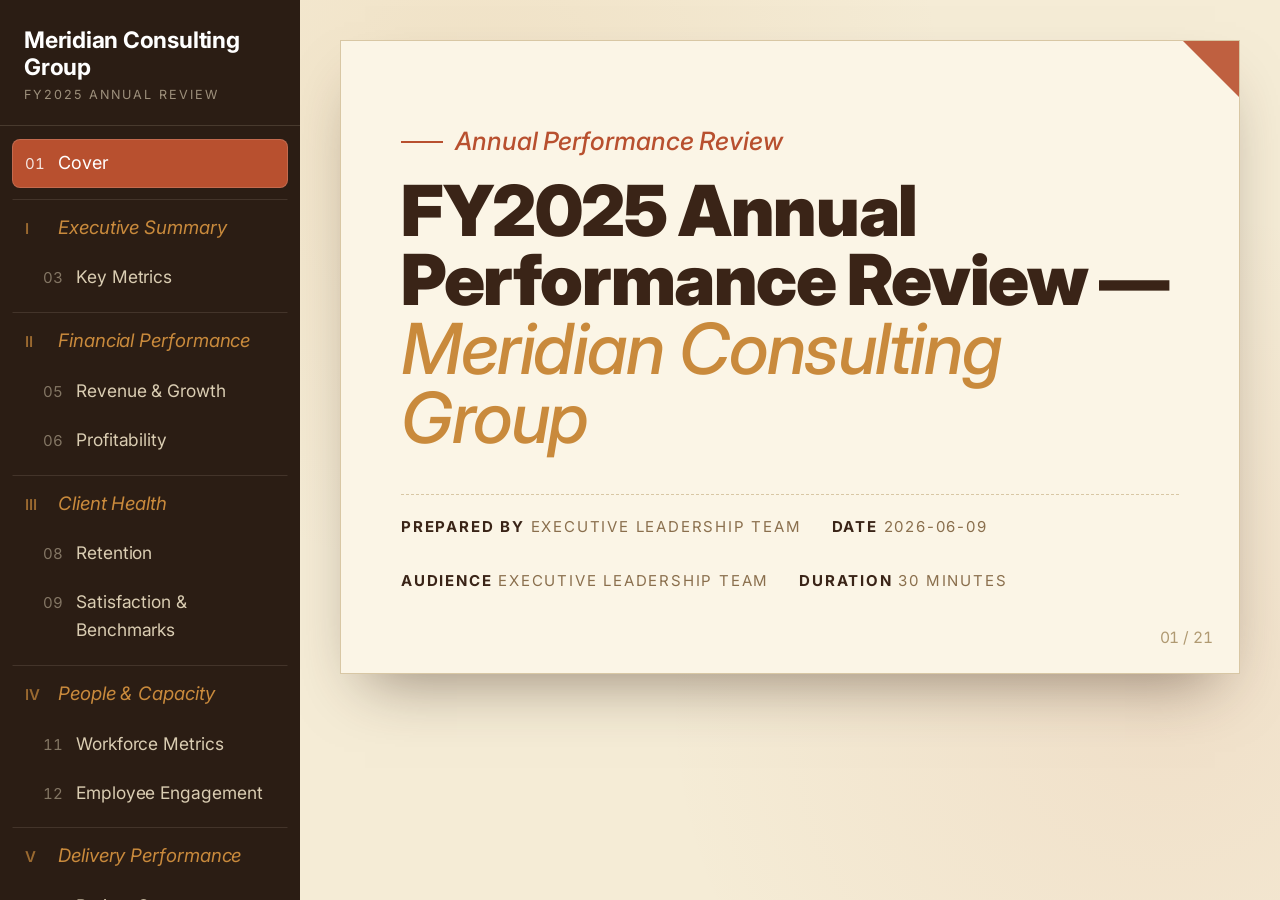
<file: Output/2026-06-09-fy2025-annual-review/FY2025-annual-review.html>
<!DOCTYPE html>
<!--
  ════════════════════════════════════════════════════════════════════════════
  compose-html-slides — TEMPLATE / SKELETON
  ════════════════════════════════════════════════════════════════════════════
  HOW TO USE THIS FILE
  1. Copy it to your output path.
  2. Keep <head>, <style>, and <script> EXACTLY as-is (the design system + the
     navigation logic). The only thing you normally touch in :root is one number,
     --fs-scale, if the whole deck needs to be bigger/smaller.
  3. Replace the <nav> list and the <main> slides with your content, following the
     component examples below. Each component is preceded by a comment telling you
     what data it expects and (for charts) the exact formula to compute its numbers.
  4. Keep the nav contract: one <a> per slide, in order, data-i = 0,1,2,…
     The page-number footers fill in automatically — don't hand-write them.

  See ../SKILL.md for the page-splitting rules, the table→chart mapping, and the
  fidelity rules (carry every "Source:" line and "[needs-verification]" marker).
  Every component appears once below, populated with representative demo data.
  ════════════════════════════════════════════════════════════════════════════
-->
<html lang="en">
<head>
<meta charset="UTF-8">
<meta name="viewport" content="width=device-width, initial-scale=1.0">
<title>DECK TITLE — Organization</title>
<link rel="preconnect" href="https://fonts.googleapis.com">
<link rel="preconnect" href="https://fonts.gstatic.com" crossorigin>
<link href="https://fonts.googleapis.com/css2?family=Inter:ital,wght@0,400..900;1,400..700&display=swap" rel="stylesheet">
<style>
  :root{
    /* ============ PALETTE ============ (recolour the whole deck by editing these) */
    --paper:#f5ecd6; --ink:#2b1d14; --espresso:#3a2417; --crema:#c98a3c;
    --terracotta:#b8502f; --olive:#7a7340; --line:#d8c7a4; --soft:#efe2c4;
    --nav-bg:#2b1d14; --nav-ink:#e9dcc0; --good:#6f7a3a;

    /* ============ TYPE SCALE ============
       ▼▼ MASTER KNOB — change ONLY this to resize EVERY piece of text on every
          slide at once.  1.0 = original design · 1.2 = shipped default (+20%) ·
          push higher for a large room, lower for a denser deck.
       To nudge a single role instead, edit its individual token below. */
    --fs-scale:1.2;

    /* headings & display */
    --fs-h1:         calc(clamp(40px,5.5vw,72px) * var(--fs-scale));
    --fs-h2:         calc(28px   * var(--fs-scale));
    --fs-h2i:        calc(15px   * var(--fs-scale));   /* circled section number */
    --fs-kicker:     calc(21px   * var(--fs-scale));   /* "Part I" / eyebrow      */
    --fs-quote:      calc(clamp(26px,3.3vw,42px) * var(--fs-scale));
    --fs-statnum:    calc(clamp(32px,4.4vw,52px) * var(--fs-scale));
    --fs-donutnum:   calc(34px   * var(--fs-scale));
    --fs-calloutbig: calc(54px   * var(--fs-scale));

    /* body & labels */
    --fs-lede:       calc(19px   * var(--fs-scale));   /* primary slide prose     */
    --fs-lede-sm:    calc(16.5px * var(--fs-scale));   /* secondary slide prose    */
    --fs-meta:       calc(12.5px * var(--fs-scale));   /* cover meta row           */
    --fs-statcap:    calc(14px   * var(--fs-scale));
    --fs-src:        calc(12.5px * var(--fs-scale));   /* source attribution       */
    --fs-note:       calc(11px   * var(--fs-scale));
    --fs-pageno:     calc(13px   * var(--fs-scale));

    /* chart elements */
    --fs-bartitle:   calc(17px   * var(--fs-scale));
    --fs-barname:    calc(17px   * var(--fs-scale));
    --fs-barval:     calc(17px   * var(--fs-scale));
    --fs-barsmall:   calc(13px   * var(--fs-scale));
    --fs-tick:       calc(11px   * var(--fs-scale));
    --fs-chip:       calc(13px   * var(--fs-scale));
    --fs-legend:     calc(15.5px * var(--fs-scale));
    --fs-donutcap:   calc(11px   * var(--fs-scale));
    --fs-vlab:       calc(18px   * var(--fs-scale));   /* line-chart value labels  */
    --fs-xlab:       calc(13px   * var(--fs-scale));   /* line-chart x labels      */
    --fs-histcount:  calc(15px   * var(--fs-scale));   /* histogram bin counts     */
    --fs-histx:      calc(13px   * var(--fs-scale));   /* histogram bin labels     */
    --fs-scatlab:    calc(12px   * var(--fs-scale));   /* scatter tick labels      */
    --fs-scattitle:  calc(13.5px * var(--fs-scale));   /* scatter axis titles      */
    --fs-callout:    calc(16px   * var(--fs-scale));
    --fs-bullegend:  calc(14px   * var(--fs-scale));
    --fs-bullbl:     calc(15px   * var(--fs-scale));
    --fs-bulsmall:   calc(12.5px * var(--fs-scale));
    --fs-bulvals:    calc(13.5px * var(--fs-scale));

    /* points / takeaways / q&a */
    --fs-ptic:       calc(23px   * var(--fs-scale));
    --fs-pth3:       calc(17px   * var(--fs-scale));
    --fs-ptp:        calc(14px   * var(--fs-scale));
    --fs-take:       calc(17px   * var(--fs-scale));
    --fs-qaq:        calc(20px   * var(--fs-scale));
    --fs-qaa:        calc(16.5px * var(--fs-scale));

    /* left nav */
    --fs-brand:      calc(19px   * var(--fs-scale));
    --fs-brandsub:   calc(10.5px * var(--fs-scale));
    --fs-nav:        calc(15px   * var(--fs-scale));
    --fs-navnum:     calc(12.5px * var(--fs-scale));
    --fs-navpart:    calc(15.5px * var(--fs-scale));
    --fs-navsub:     calc(14.5px * var(--fs-scale));
    --fs-foot:       calc(12px   * var(--fs-scale));

    /* ============ LAYOUT ============ */
    --nav-w:300px;          /* left navigation width                              */
    --slide-max:1040px;     /* slide content max width                            */
    --slide-min-h:585px;    /* 1040*9/16 ≈ 585 → minimum 16:9; grows taller w/ content */
    --slide-pad:56px 60px;  /* slide inner padding                                */
    --fs-watermark:340px;   /* decorative chapter numeral (independent of --fs-scale) */
  }
  *{box-sizing:border-box;margin:0;padding:0;}
  body{font-family:"Inter",-apple-system,system-ui,sans-serif;color:var(--ink);
    background:var(--espresso);line-height:1.6;-webkit-font-smoothing:antialiased;
    letter-spacing:-.005em;display:flex;height:100vh;overflow:hidden;}
  /* tabular figures for all numeric display elements (column alignment) */
  .stat .num,.bar .val,.bul .vals,.pageno,.donut .center b,.legend b,.chip,
  .linechart .vlab,.nav a .n{font-variant-numeric:tabular-nums;font-feature-settings:"tnum" 1;}

  /* ============ LEFT NAV ============ */
  .nav{width:var(--nav-w);flex:0 0 var(--nav-w);background:var(--nav-bg);color:var(--nav-ink);
    height:100vh;overflow-y:auto;padding:26px 0;display:flex;flex-direction:column;}
  .nav .brand{padding:0 24px 20px;border-bottom:1px solid rgba(233,220,192,.15);}
  .nav .brand b{font-family:"Inter",sans-serif;font-size:var(--fs-brand);color:#fff;display:block;letter-spacing:-.01em;line-height:1.2;}
  .nav .brand span{font-size:var(--fs-brandsub);letter-spacing:.16em;text-transform:uppercase;opacity:.6;display:block;margin-top:4px;}
  .nav ul{list-style:none;padding:12px 0;flex:1;}
  .nav li{margin:1px 12px;}
  .nav a{display:flex;gap:11px;align-items:baseline;padding:9px 12px;border-radius:8px;
    text-decoration:none;color:var(--nav-ink);font-size:var(--fs-nav);transition:.18s;border:1px solid transparent;}
  .nav a .n{font-family:"Inter",sans-serif;font-size:var(--fs-navnum);opacity:.5;min-width:22px;}
  .nav a:hover{background:rgba(233,220,192,.08);}
  .nav a.active{background:var(--terracotta);color:#fff;border-color:rgba(255,255,255,.15);}
  .nav a.active .n{opacity:.85;}
  .nav a.part{margin-top:11px;font-family:"Inter",sans-serif;font-style:italic;font-size:var(--fs-navpart);
    color:var(--crema);border-top:1px solid rgba(233,220,192,.12);border-radius:0 0 8px 8px;padding-top:13px;}
  .nav a.part .n{font-style:normal;font-weight:600;opacity:.7;}
  .nav a.part:hover{background:rgba(233,220,192,.06);}
  .nav a.part.active{background:var(--terracotta);color:#fff;border-radius:8px;border-top-color:transparent;}
  .nav a.sub{padding-left:30px;font-size:var(--fs-navsub);opacity:.92;}
  .nav .foot{padding:16px 24px 0;font-size:var(--fs-foot);opacity:.45;border-top:1px solid rgba(233,220,192,.15);}
  .nav .foot kbd{background:rgba(233,220,192,.15);border-radius:4px;padding:1px 6px;font-family:inherit;}

  /* ============ RIGHT STAGE ============ */
  .stage{flex:1;height:100vh;overflow-y:auto;padding:40px;
    background:var(--paper);
    background-image:
      radial-gradient(circle at 18% 12%, rgba(201,138,60,.10), transparent 42%),
      radial-gradient(circle at 88% 78%, rgba(184,80,47,.08), transparent 45%);}

  .slide{display:none;max-width:var(--slide-max);margin:0 auto;background:#fbf5e6;
    border:1px solid var(--line);min-height:var(--slide-min-h);
    box-shadow:0 30px 60px -25px rgba(58,36,23,.5);
    padding:var(--slide-pad);position:relative;overflow:hidden;
    animation:fade .45s ease;}
  .slide.show{display:block;}
  @keyframes fade{from{opacity:0;transform:translateY(12px);}to{opacity:1;transform:none;}}
  .slide::after{content:"";position:absolute;top:0;right:0;width:0;height:0;
    border-style:solid;border-width:0 56px 56px 0;
    border-color:transparent var(--terracotta) transparent transparent;opacity:.9;}
  .pageno{position:absolute;bottom:22px;right:26px;font-family:"Inter",sans-serif;
    font-size:var(--fs-pageno);color:#b09a72;}

  /* shared type */
  .kicker{font-family:"Inter",sans-serif;font-style:italic;font-weight:500;color:var(--terracotta);
    font-size:var(--fs-kicker);display:flex;align-items:center;gap:12px;}
  .kicker::before{content:"";width:42px;height:2px;background:var(--terracotta);}
  h1{font-family:"Inter",sans-serif;font-weight:900;font-size:var(--fs-h1);
    line-height:.98;letter-spacing:-.02em;color:var(--espresso);margin:14px 0 8px;}
  h1 em{font-style:italic;font-weight:500;color:var(--crema);}
  h2{font-family:"Inter",sans-serif;font-weight:600;font-size:var(--fs-h2);color:var(--espresso);
    margin-bottom:10px;display:flex;align-items:baseline;gap:12px;}
  h2 i{font-style:normal;color:var(--crema);font-size:var(--fs-h2i);border:1.5px solid var(--crema);
    border-radius:50%;width:30px;height:30px;display:inline-flex;align-items:center;justify-content:center;flex:0 0 auto;}
  .lede{max-width:680px;color:#5a4630;font-size:var(--fs-lede);margin-top:14px;}
  .lede.sm{font-size:var(--fs-lede-sm);}

  /* source attribution */
  .src{margin-top:18px;font-size:var(--fs-src);color:#9a815c;font-style:italic;letter-spacing:.02em;}
  .src + .src{margin-top:3px;}
  .note{font-size:var(--fs-note);color:#b08a5a;font-style:italic;}

  /* cover / chapter */
  .cover{display:flex;flex-direction:column;justify-content:center;min-height:520px;}
  .cover .meta{margin-top:34px;padding-top:20px;border-top:1px dashed var(--line);
    display:flex;gap:30px;flex-wrap:wrap;font-size:var(--fs-meta);color:#8a6f4d;text-transform:uppercase;letter-spacing:.12em;}
  .cover .meta b{color:var(--espresso);}
  .chapter .watermark{position:absolute;top:-30px;right:20px;font-family:"Inter",sans-serif;
    font-weight:900;font-size:var(--fs-watermark);line-height:1;color:rgba(184,80,47,.07);pointer-events:none;z-index:0;}
  .chapter .cover{position:relative;z-index:1;}
  .chapter h1{font-weight:800;}
  /* Cover + chapter-divider display titles keep their pre-bump size: the /1.2
     cancels the global +20% (--fs-scale) so these already-large titles don't grow,
     while still tracking any future --fs-scale change. */
  .cover h1{font-size:calc(var(--fs-h1) / 1.2);}

  /* stats */
  .stats{display:grid;grid-template-columns:repeat(3,1fr);margin:8px 0 0;
    border-top:2px solid var(--espresso);border-bottom:2px solid var(--espresso);}
  .stats.four{grid-template-columns:repeat(4,1fr);}
  .stat{padding:26px 20px;border-right:1px solid var(--line);}
  .stat:last-child{border-right:none;}
  .stat .num{font-family:"Inter",sans-serif;font-weight:900;font-size:var(--fs-statnum);
    line-height:1;color:var(--terracotta);letter-spacing:-.02em;}
  .stat .num span{font-size:.40em;color:var(--espresso);font-weight:600;}
  .stat .cap{margin-top:10px;font-size:var(--fs-statcap);color:#6b543a;}

  /* bars */
  .barwrap{margin-top:6px;}
  .bar-title{font-family:"Inter",sans-serif;font-size:var(--fs-bartitle);color:var(--espresso);margin:0 0 14px;font-weight:600;}
  .bar{margin-bottom:16px;}
  .bar .row{display:flex;justify-content:space-between;align-items:baseline;margin-bottom:6px;}
  .bar .name{font-size:var(--fs-barname);font-weight:500;}
  .bar .val{font-family:"Inter",sans-serif;font-weight:600;font-size:var(--fs-barval);color:var(--terracotta);}
  .bar .val small{font-family:"Inter",sans-serif;font-weight:400;font-size:var(--fs-barsmall);color:#9a815c;margin-left:4px;}
  .track{height:16px;background:var(--soft);border-radius:3px;overflow:hidden;position:relative;}
  .fill{height:100%;width:0;border-radius:3px;background:linear-gradient(90deg,var(--crema),var(--terracotta));}
  .fill.down{background:linear-gradient(90deg,#bcae7a,var(--olive));}
  .show .fill{animation:grow 1.1s cubic-bezier(.2,.7,.2,1) forwards;}
  @keyframes grow{to{width:var(--w);}}
  .tick{position:absolute;top:-3px;bottom:-3px;width:2px;background:var(--espresso);opacity:.55;}
  .tick::after{content:attr(data-label);position:absolute;top:-15px;left:50%;transform:translateX(-50%);
    font-size:var(--fs-tick);color:#8a6f4d;white-space:nowrap;font-family:"Inter",sans-serif;}
  .chip{font-family:"Inter",sans-serif;font-weight:600;font-size:var(--fs-chip);margin-left:10px;padding:1px 8px;border-radius:11px;}
  .chip.up{color:var(--good);background:rgba(111,122,58,.14);}
  .chip.dn{color:var(--terracotta);background:rgba(184,80,47,.12);}

  /* two-col */
  .two{display:grid;grid-template-columns:1fr 1fr;gap:46px;align-items:start;margin-top:8px;}
  .two.wide-left{grid-template-columns:1.15fr .85fr;}

  /* donut */
  .donut-wrap{display:flex;flex-direction:column;align-items:center;gap:22px;}
  .donut{position:relative;width:210px;height:210px;}
  .donut svg{transform:rotate(-90deg);}
  .ring{fill:none;stroke-width:28;stroke-dasharray:var(--dash);stroke-dashoffset:var(--off);}
  .show .ring{animation:draw 1.3s ease forwards;}
  @keyframes draw{from{stroke-dasharray:0 999;}}
  .donut .center{position:absolute;inset:0;display:flex;flex-direction:column;align-items:center;justify-content:center;}
  .donut .center b{font-family:"Inter",sans-serif;font-size:var(--fs-donutnum);color:var(--espresso);line-height:1;}
  .donut .center span{font-size:var(--fs-donutcap);color:#8a6f4d;letter-spacing:.1em;}
  .legend{display:flex;flex-direction:column;gap:9px;width:100%;}
  .legend div{display:flex;align-items:center;gap:10px;font-size:var(--fs-legend);}
  .legend i{width:13px;height:13px;border-radius:3px;flex:0 0 auto;}
  .legend b{margin-left:auto;font-family:"Inter",sans-serif;}
  .legend small{color:#8a6f4d;}

  /* line chart */
  .linechart{width:100%;height:auto;}
  .linechart .axis{stroke:var(--line);stroke-width:1;}
  .linechart .area{fill:url(#lg);opacity:.9;}
  .linechart .ln{fill:none;stroke:var(--terracotta);stroke-width:3;stroke-linejoin:round;
    stroke-dasharray:900;stroke-dashoffset:900;}
  .show .linechart .ln{animation:trace 1.4s ease forwards;}
  @keyframes trace{to{stroke-dashoffset:0;}}
  .linechart .dot{fill:#fbf5e6;stroke:var(--terracotta);stroke-width:3;}
  .linechart .vlab{font-family:"Inter",sans-serif;font-weight:700;font-size:var(--fs-vlab);fill:var(--espresso);text-anchor:middle;}
  .linechart .xlab{font-size:var(--fs-xlab);fill:#8a6f4d;text-anchor:middle;}

  /* histogram (distribution of one variable; bins contiguous) */
  .histwrap{margin-top:6px;}
  .hist-title{font-family:"Inter",sans-serif;font-size:var(--fs-bartitle);color:var(--espresso);margin:0 0 18px;font-weight:600;}
  .hist{display:flex;align-items:flex-end;gap:3px;height:280px;padding-top:26px;border-bottom:2px solid var(--espresso);}
  .hist .col{flex:1;height:100%;display:flex;flex-direction:column;justify-content:flex-end;}
  .hist .hbar{width:100%;height:0;border-radius:3px 3px 0 0;position:relative;
    background:linear-gradient(180deg,var(--crema),var(--terracotta));}
  .show .hist .hbar{animation:histgrow 1.1s cubic-bezier(.2,.7,.2,1) forwards;}
  @keyframes histgrow{to{height:var(--h);}}
  .hist .hbar::before{content:attr(data-c);position:absolute;top:-22px;left:0;right:0;text-align:center;
    font-family:"Inter",sans-serif;font-weight:600;font-size:var(--fs-histcount);color:var(--terracotta);}
  .hist-x{display:flex;gap:3px;margin-top:8px;}
  .hist-x span{flex:1;text-align:center;font-size:var(--fs-histx);color:#8a6f4d;}

  /* scatter plot (two value axes; vary .mk r for a bubble chart) */
  .scatter{width:100%;height:auto;}
  .scatter .grid{stroke:var(--line);stroke-width:1;}
  .scatter .axis{stroke:var(--espresso);stroke-width:1.5;}
  .scatter .mk{fill:var(--terracotta);fill-opacity:.72;stroke:#fbf5e6;stroke-width:1.5;}
  .show .scatter .mk{animation:pop .55s cubic-bezier(.2,.7,.2,1) backwards;transform-box:fill-box;transform-origin:center;}
  @keyframes pop{from{transform:scale(0);}}
  .scatter .alab{font-size:var(--fs-scatlab);fill:#8a6f4d;}
  .scatter .atitle{font-family:"Inter",sans-serif;font-size:var(--fs-scattitle);font-weight:600;fill:var(--espresso);}

  /* points */
  .plist{display:grid;grid-template-columns:repeat(3,1fr);gap:26px;margin-top:8px;}
  .pt .ic{width:48px;height:48px;border-radius:13px;background:var(--espresso);color:#fbf5e6;
    display:flex;align-items:center;justify-content:center;font-family:"Inter",sans-serif;
    font-style:italic;font-size:var(--fs-ptic);margin-bottom:14px;}
  .pt:nth-child(2) .ic{background:var(--terracotta);}
  .pt:nth-child(3) .ic{background:var(--olive);}
  .pt h3{font-size:var(--fs-pth3);color:var(--espresso);margin-bottom:6px;}
  .pt p{font-size:var(--fs-ptp);color:#6b543a;}

  /* callout */
  .callout{margin-top:24px;border-left:5px solid var(--terracotta);background:#fff;
    padding:18px 24px;border-radius:0 10px 10px 0;display:flex;align-items:center;gap:22px;}
  .callout .big{font-family:"Inter",sans-serif;font-weight:900;font-size:var(--fs-calloutbig);color:var(--terracotta);line-height:1;}
  .callout .txt{font-size:var(--fs-callout);color:#5a4630;}
  .callout .txt b{color:var(--espresso);}

  /* bullet (benchmark) chart */
  .bullet-legend{display:flex;gap:22px;flex-wrap:wrap;font-size:var(--fs-bullegend);color:#6b543a;margin:6px 0 18px;}
  .bullet-legend span{display:flex;align-items:center;gap:7px;}
  .bullet-legend .dotm{width:13px;height:13px;border-radius:50%;background:var(--terracotta);border:2px solid #fff;box-shadow:0 1px 2px rgba(0,0,0,.3);}
  .bullet-legend .linei{width:14px;height:2px;background:#9a815c;}
  .bullet-legend .linet{width:14px;height:2px;background:var(--olive);}
  .bul{display:grid;grid-template-columns:230px 1fr 140px;gap:16px;align-items:center;margin-bottom:12px;}
  .bul .lbl{font-size:var(--fs-bullbl);color:var(--ink);line-height:1.3;}
  .bul .lbl small{display:block;color:#9a815c;font-size:var(--fs-bulsmall);}
  .bul .track2{position:relative;height:20px;background:var(--soft);border-radius:5px;}
  .bul .band{position:absolute;top:0;bottom:0;background:rgba(122,115,64,.16);border-radius:5px;}
  .bul .ind{position:absolute;top:-3px;bottom:-3px;width:2px;background:#9a815c;}
  .bul .topq{position:absolute;top:-3px;bottom:-3px;width:2px;background:var(--olive);}
  .bul .mcg{position:absolute;top:50%;width:14px;height:14px;border-radius:50%;background:var(--terracotta);
    transform:translate(-50%,-50%);border:2px solid #fff;box-shadow:0 1px 3px rgba(0,0,0,.35);z-index:2;}
  .bul .vals{font-size:var(--fs-bulvals);color:#8a6f4d;text-align:right;font-family:"Inter",sans-serif;letter-spacing:.01em;}
  .bul .vals b{color:var(--terracotta);}

  /* takeaways */
  .takeaways{list-style:none;margin-top:10px;}
  .takeaways li{position:relative;padding:14px 0 14px 30px;border-bottom:1px dashed var(--line);font-size:var(--fs-take);color:#5a4630;}
  .takeaways li:last-child{border-bottom:none;}
  .takeaways li::before{content:"";position:absolute;left:4px;top:20px;width:9px;height:9px;border-radius:50%;background:var(--terracotta);}
  .takeaways li b{color:var(--espresso);}

  /* Q&A */
  .qa{display:flex;flex-direction:column;gap:18px;margin-top:8px;}
  .qa .item{background:#fff;border:1px solid var(--line);border-radius:12px;padding:20px 24px;}
  .qa .q{font-family:"Inter",sans-serif;font-style:italic;font-weight:500;font-size:var(--fs-qaq);color:var(--terracotta);margin-bottom:8px;}
  .qa .a{font-size:var(--fs-qaa);color:#5a4630;}

  .big-quote{font-family:"Inter",sans-serif;font-size:var(--fs-quote);line-height:1.25;
    color:var(--espresso);max-width:820px;font-weight:500;}
  .big-quote em{color:var(--terracotta);font-style:italic;}
  /* Summary-slide body: 20% smaller than its pre-bump size (×.8), with /1.2 to
     cancel the global +20% bump. Tracks --fs-scale like everything else. */
  .big-quote.summary-body{font-size:calc(var(--fs-quote) * .8 / 1.2);}
</style>
</head>
<body>

  <!-- ============ LEFT NAVIGATION ============
       One <a> per slide, in order, data-i = 0,1,2,…  No gaps.
       Chapter dividers → class="part" (+ a Roman numeral in .n).
       Content slides   → class="sub".  Cover & standalone slides → no class. -->
  <nav class="nav">
    <div class="brand">
      <b>Meridian Consulting Group</b>
      <span>FY2025 Annual Review</span>
    </div>
    <ul id="navlist">
      <li><a href="#" data-i="0" class="active"><span class="n">01</span>Cover</a></li>
      <li><a href="#" data-i="1" class="part"><span class="n">I</span>Executive Summary</a></li>
      <li><a href="#" data-i="2" class="sub"><span class="n">03</span>Key Metrics</a></li>
      <li><a href="#" data-i="3" class="part"><span class="n">II</span>Financial Performance</a></li>
      <li><a href="#" data-i="4" class="sub"><span class="n">05</span>Revenue &amp; Growth</a></li>
      <li><a href="#" data-i="5" class="sub"><span class="n">06</span>Profitability</a></li>
      <li><a href="#" data-i="6" class="part"><span class="n">III</span>Client Health</a></li>
      <li><a href="#" data-i="7" class="sub"><span class="n">08</span>Retention</a></li>
      <li><a href="#" data-i="8" class="sub"><span class="n">09</span>Satisfaction &amp; Benchmarks</a></li>
      <li><a href="#" data-i="9" class="part"><span class="n">IV</span>People &amp; Capacity</a></li>
      <li><a href="#" data-i="10" class="sub"><span class="n">11</span>Workforce Metrics</a></li>
      <li><a href="#" data-i="11" class="sub"><span class="n">12</span>Employee Engagement</a></li>
      <li><a href="#" data-i="12" class="part"><span class="n">V</span>Delivery Performance</a></li>
      <li><a href="#" data-i="13" class="sub"><span class="n">14</span>Project Outcomes</a></li>
      <li><a href="#" data-i="14" class="part"><span class="n">VI</span>Pipeline &amp; Biz Dev</a></li>
      <li><a href="#" data-i="15" class="sub"><span class="n">16</span>Open Pipeline</a></li>
      <li><a href="#" data-i="16" class="sub"><span class="n">17</span>Win / Loss Analysis</a></li>
      <li><a href="#" data-i="17" class="part"><span class="n">VII</span>Conclusion</a></li>
      <li><a href="#" data-i="18" class="sub"><span class="n">19</span>Summary</a></li>
      <li><a href="#" data-i="19" class="sub"><span class="n">20</span>Key Takeaways</a></li>
      <li><a href="#" data-i="20" class="sub"><span class="n">21</span>Anticipated Q&amp;A</a></li>
    </ul>
    <div class="foot">
      <kbd>←</kbd> <kbd>→</kbd> to navigate
    </div>
  </nav>

  <!-- ============ RIGHT STAGE ============ -->
  <main class="stage" id="stage">

    <!-- Shared SVG paint servers — defined ONCE for the whole deck so any number
         of line charts can reference url(#lg) without duplicating the id.
         (Two <svg>s both declaring id="lg" is invalid HTML and the ids collide.) -->
    <svg width="0" height="0" aria-hidden="true" focusable="false" style="position:absolute">
      <defs>
        <linearGradient id="lg" x1="0" y1="0" x2="0" y2="1">
          <stop offset="0%" stop-color="#c98a3c" stop-opacity=".55"/>
          <stop offset="100%" stop-color="#c98a3c" stop-opacity="0"/>
        </linearGradient>
      </defs>
    </svg>

    <!-- ░░ COVER ░░ -->
    <section class="slide show">
      <div class="cover">
        <p class="kicker">Annual Performance Review</p>
        <h1>FY2025 Annual Performance Review — <em>Meridian Consulting Group</em></h1>
        <div class="meta">
          <div><b>Prepared by</b> Executive Leadership Team</div>
          <div><b>Date</b> 2026-06-09</div>
          <div><b>Audience</b> Executive Leadership Team</div>
          <div><b>Duration</b> 30 minutes</div>
        </div>
      </div>
      <div class="pageno"></div>
    </section>

    <!-- ░░ CHAPTER: EXECUTIVE SUMMARY ░░ -->
    <section class="slide chapter">
      <div class="watermark">I</div>
      <div class="cover">
        <p class="kicker">Part I</p>
        <h1>Executive<br><em>Summary</em></h1>
        <p class="lede">A snapshot of FY2025 performance across finance, clients, people, delivery, and pipeline.</p>
      </div>
      <div class="pageno"></div>
    </section>

    <!-- ░░ CONTENT: EXECUTIVE SUMMARY body ░░ -->
    <section class="slide">
      <h2><i>1</i>Executive Summary</h2>
      <ul class="takeaways">
        <li>Revenue $43.7M, +12.9% YoY — above the 8.5% industry average growth rate</li>
        <li>Operating margin 35.8%, stable vs. FY2024 (35.6%)</li>
        <li>Client retention recovered to 89.3% (from 85.3% in FY2024); NPS 52 above industry avg of 44 <span class="note">(Source: ./Data/market/industry_benchmarks.csv)</span></li>
        <li>Headcount 105 <span class="note">(Source: ./Data/people/consultant_roster.csv)</span>; employee engagement improved to 72/100; voluntary attrition below industry average</li>
        <li>Weighted pipeline $48M; win rate 29% on tracked competitive deals, below the 33% industry average; primary loss driver is relationship coverage</li>
      </ul>
      <div class="callout">
        <div class="big">54.8%</div>
        <div class="txt"><b>On-time delivery 54.8% — the year's sharpest operational gap</b></div>
      </div>
      <div class="pageno"></div>
    </section>

    <!-- ░░ CHAPTER: FINANCIAL PERFORMANCE ░░ -->
    <section class="slide chapter">
      <div class="watermark">II</div>
      <div class="cover">
        <p class="kicker">Part II</p>
        <h1>Financial<br><em>Performance</em></h1>
        <p class="lede">Revenue grew 12.9% to $43.7M with stable margins across all five practices.</p>
      </div>
      <div class="pageno"></div>
    </section>

    <!-- ░░ CONTENT: REVENUE & GROWTH ░░ -->
    <section class="slide">
      <h2><i>1</i>Revenue &amp; Growth</h2>
      <p class="lede sm" style="margin-bottom:16px;">Technology &amp; Digital is the largest practice at $12.3M; all five practices grew. Total revenue +12.9% YoY vs. 8.5% industry average <span class="note">(Source: ./Data/market/industry_benchmarks.csv)</span>.</p>
      <div class="two wide-left">
        <div>
          <div class="barwrap">
            <p class="bar-title">FY2025 Revenue by Practice ($M)</p>
            <div class="bar"><div class="row"><span class="name">Technology &amp; Digital</span><span class="val">$12.3M</span></div><div class="track"><div class="fill" style="--w:100%"></div></div></div>
            <div class="bar"><div class="row"><span class="name">Strategy &amp; Growth</span><span class="val">$9.6M</span></div><div class="track"><div class="fill" style="--w:78.0%"></div></div></div>
            <div class="bar"><div class="row"><span class="name">Operations Excellence</span><span class="val">$8.7M</span></div><div class="track"><div class="fill" style="--w:70.7%"></div></div></div>
            <div class="bar"><div class="row"><span class="name">Finance &amp; Risk</span><span class="val">$7.8M</span></div><div class="track"><div class="fill" style="--w:63.4%"></div></div></div>
            <div class="bar"><div class="row"><span class="name">HR &amp; People</span><span class="val">$5.2M</span></div><div class="track"><div class="fill" style="--w:42.3%"></div></div></div>
          </div>
          <p class="src">Source: ./Data/financials/quarterly_revenue.csv</p>
        </div>
        <div>
          <p class="bar-title">Quarterly Revenue ($M)</p>
          <p class="lede sm" style="margin-bottom:12px;">Quarterly progression was uneven but closed strong: Q4 at $11.7M was the highest quarter of the year.</p>
          <svg class="linechart" viewBox="0 0 560 240" role="img" aria-label="Quarterly revenue FY2025">
            <line class="axis" x1="40" y1="195" x2="520" y2="195"></line>
            <polygon class="area" points="80,195 80,152.3 213,61.7 346,104.3 480,51.0 480,195"></polygon>
            <polyline class="ln" points="80,152.3 213,61.7 346,104.3 480,51.0"></polyline>
            <circle class="dot" cx="80" cy="152.3" r="6"></circle>
            <circle class="dot" cx="213" cy="61.7" r="6"></circle>
            <circle class="dot" cx="346" cy="104.3" r="6"></circle>
            <circle class="dot" cx="480" cy="51.0" r="6"></circle>
            <text class="vlab" x="80" y="134">$9.8M</text>
            <text class="vlab" x="213" y="44">$11.5M</text>
            <text class="vlab" x="346" y="86">$10.7M</text>
            <text class="vlab" x="480" y="33">$11.7M</text>
            <text class="xlab" x="80" y="218">Q1</text>
            <text class="xlab" x="213" y="218">Q2</text>
            <text class="xlab" x="346" y="218">Q3</text>
            <text class="xlab" x="480" y="218">Q4</text>
          </svg>
          <p class="src">Source: ./Data/financials/quarterly_revenue.csv</p>
        </div>
      </div>
      <div class="pageno"></div>
    </section>

    <!-- ░░ CONTENT: PROFITABILITY ░░ -->
    <section class="slide">
      <h2><i>2</i>Profitability</h2>
      <p class="lede sm" style="margin-bottom:18px;">Margin held at 35.8% (FY2024: 35.6%) — growth without dilution.</p>
      <div class="barwrap">
        <p class="bar-title">Operating Margin by Practice (bars to scale; differences are genuinely small)</p>
        <div class="bar"><div class="row"><span class="name">Technology &amp; Digital</span><span class="val">36.6%</span></div><div class="track"><div class="fill" style="--w:100%"></div></div></div>
        <div class="bar"><div class="row"><span class="name">Operations Excellence</span><span class="val">36.1%</span></div><div class="track"><div class="fill" style="--w:98.6%"></div></div></div>
        <div class="bar"><div class="row"><span class="name">HR &amp; People</span><span class="val">35.6%</span></div><div class="track"><div class="fill" style="--w:97.3%"></div></div></div>
        <div class="bar"><div class="row"><span class="name">Finance &amp; Risk</span><span class="val">35.3%</span></div><div class="track"><div class="fill" style="--w:96.4%"></div></div></div>
        <div class="bar"><div class="row"><span class="name">Strategy &amp; Growth</span><span class="val">35.3%</span></div><div class="track"><div class="fill" style="--w:96.4%"></div></div></div>
        <div class="bar"><div class="row"><span class="name"><b>Total</b></span><span class="val"><b>35.8%</b></span></div><div class="track"><div class="fill" style="--w:97.8%"></div></div></div>
      </div>
      <p class="src">Source: ./Data/financials/monthly_financials.csv</p>
      <div class="pageno"></div>
    </section>

    <!-- ░░ CHAPTER: CLIENT HEALTH ░░ -->
    <section class="slide chapter">
      <div class="watermark">III</div>
      <div class="cover">
        <p class="kicker">Part III</p>
        <h1>Client<br><em>Health</em></h1>
        <p class="lede">Retention rebounded to 89.3% with NPS and repeat-revenue above industry benchmarks.</p>
      </div>
      <div class="pageno"></div>
    </section>

    <!-- ░░ CONTENT: RETENTION ░░ -->
    <section class="slide">
      <h2><i>1</i>Retention</h2>
      <p class="lede sm" style="margin-bottom:18px;">Recovery from the FY2024 dip. Eight churned; primary reasons: pricing (2), competitor (2), budget cuts (2).</p>
      <svg class="linechart" viewBox="0 0 560 240" role="img" aria-label="Client retention rate FY2023–FY2025">
        <line class="axis" x1="40" y1="195" x2="520" y2="195"></line>
        <polygon class="area" points="80,195 80,57.7 280,164.3 480,111.0 480,195"></polygon>
        <polyline class="ln" points="80,57.7 280,164.3 480,111.0"></polyline>
        <circle class="dot" cx="80" cy="57.7" r="6"></circle>
        <circle class="dot" cx="280" cy="164.3" r="6"></circle>
        <circle class="dot" cx="480" cy="111.0" r="6"></circle>
        <text class="vlab" x="80" y="40">93.3%</text>
        <text class="vlab" x="280" y="147">85.3%</text>
        <text class="vlab" x="480" y="93">89.3%</text>
        <text class="xlab" x="80" y="218">FY2023</text>
        <text class="xlab" x="280" y="218">FY2024</text>
        <text class="xlab" x="480" y="218">FY2025</text>
      </svg>
      <p class="src">Source: ./Data/clients/client_retention.csv</p>
      <div class="pageno"></div>
    </section>

    <!-- ░░ CONTENT: CLIENT SATISFACTION & BENCHMARKS ░░ -->
    <section class="slide">
      <h2><i>2</i>Client Satisfaction &amp; Benchmarks</h2>
      <p class="lede sm" style="margin-bottom:18px;">Both metrics above industry averages. Top FY2025 feedback themes: communication (17), project management (15), expertise depth (15) <span class="note">(Source: ./Data/clients/nps_survey_results.csv)</span>.</p>
      <div class="bullet-legend">
        <span><span class="dotm"></span> MCG</span>
        <span><span class="linei"></span> Industry average</span>
        <span><span class="linet"></span> Top quartile</span>
        <span class="note">Oriented so "better" is rightward.</span>
      </div>
      <div class="bul">
        <div class="lbl">Client NPS (0–100)<small>points</small></div>
        <div class="track2">
          <div class="band" style="left:25.7%;width:60.0%"></div>
          <div class="ind" style="left:25.7%"></div>
          <div class="topq" style="left:85.7%"></div>
          <div class="mcg" style="left:48.6%"></div>
        </div>
        <div class="vals"><b>52</b> / 44 / 65</div>
      </div>
      <div class="bul">
        <div class="lbl">Revenue from repeat clients<small>%</small></div>
        <div class="track2">
          <div class="band" style="left:28.6%;width:42.9%"></div>
          <div class="ind" style="left:28.6%"></div>
          <div class="topq" style="left:71.4%"></div>
          <div class="mcg" style="left:51.4%"></div>
        </div>
        <div class="vals"><b>68%</b> / 60% / 75%</div>
      </div>
      <p class="src">Source: ./Data/market/industry_benchmarks.csv</p>
      <div class="pageno"></div>
    </section>

    <!-- ░░ CHAPTER: PEOPLE & CAPACITY ░░ -->
    <section class="slide chapter">
      <div class="watermark">IV</div>
      <div class="cover">
        <p class="kicker">Part IV</p>
        <h1>People &amp;<br><em>Capacity</em></h1>
        <p class="lede">Headcount at plan; workforce metrics above industry average with engagement improvements.</p>
      </div>
      <div class="pageno"></div>
    </section>

    <!-- ░░ CONTENT: WORKFORCE METRICS ░░ -->
    <section class="slide">
      <h2><i>1</i>Workforce Metrics</h2>
      <p class="lede sm" style="margin-bottom:18px;">55 of 56 planned hires completed <span class="note">(Source: ./Data/people/hiring_plan.csv)</span>. All three key metrics above industry average.</p>
      <div class="bullet-legend">
        <span><span class="dotm"></span> MCG</span>
        <span><span class="linei"></span> Industry average</span>
        <span><span class="linet"></span> Top quartile</span>
        <span class="note">Oriented so "better" is rightward; attrition row inverted (lower is better).</span>
      </div>
      <div class="bul">
        <div class="lbl">Consultant utilization<small>%</small></div>
        <div class="track2">
          <div class="band" style="left:23.3%;width:44.0%"></div>
          <div class="ind" style="left:23.3%"></div>
          <div class="topq" style="left:67.3%"></div>
          <div class="mcg" style="left:41.3%"></div>
        </div>
        <div class="vals"><b>76.2%</b> / 73.5% / 80.1%</div>
      </div>
      <div class="bul">
        <div class="lbl">Revenue per consultant<small>$K</small></div>
        <div class="track2">
          <div class="band" style="left:16.4%;width:65.5%"></div>
          <div class="ind" style="left:16.4%"></div>
          <div class="topq" style="left:81.8%"></div>
          <div class="mcg" style="left:38.2%"></div>
        </div>
        <div class="vals"><b>342</b> / 318 / 390</div>
      </div>
      <div class="bul">
        <div class="lbl">Voluntary attrition<small>% · lower is better · inverted</small></div>
        <div class="track2">
          <div class="band" style="left:25.0%;width:55.0%"></div>
          <div class="ind" style="left:25.0%"></div>
          <div class="topq" style="left:80.0%"></div>
          <div class="mcg" style="left:42.0%"></div>
        </div>
        <div class="vals"><b>14.8%</b> / 16.5% / 11.0%</div>
      </div>
      <p class="lede sm" style="margin-top:14px;">Capacity pressure: Tech &amp; Digital running 7 projects with 3 consultants &gt;95% utilized; Finance &amp; Risk near capacity (~80%).</p>
      <p class="src">Source: ./Data/market/industry_benchmarks.csv</p>
      <div class="pageno"></div>
    </section>

    <!-- ░░ CONTENT: EMPLOYEE ENGAGEMENT ░░ -->
    <section class="slide">
      <h2><i>2</i>Employee Engagement</h2>
      <p class="lede sm" style="margin-bottom:18px;">87% participation; overall up 3 points. Two scores flagged:</p>
      <div class="barwrap">
        <p class="bar-title">Engagement Scores — FY2024 vs FY2025 (out of 100)</p>
        <div class="bar">
          <div class="row"><span class="name">Overall engagement</span><span class="val">72<span class="chip up">+3</span></span></div>
          <div class="track">
            <div class="fill" style="--w:97.3%"></div>
            <div class="tick" data-label="FY2024: 69" style="left:93.2%"></div>
          </div>
        </div>
        <div class="bar">
          <div class="row"><span class="name">Leadership satisfaction</span><span class="val">74<span class="chip up">+3</span></span></div>
          <div class="track">
            <div class="fill" style="--w:100%"></div>
            <div class="tick" data-label="FY2024: 71" style="left:95.9%"></div>
          </div>
        </div>
        <div class="bar">
          <div class="row"><span class="name">Career development clarity</span><span class="val">61<span class="chip dn">−4</span></span></div>
          <div class="track">
            <div class="fill down" style="--w:82.4%"></div>
            <div class="tick" data-label="FY2024: 65" style="left:87.8%"></div>
          </div>
        </div>
        <div class="bar">
          <div class="row"><span class="name">Work-life balance</span><span class="val">58<span class="chip dn">−2</span></span></div>
          <div class="track">
            <div class="fill down" style="--w:78.4%"></div>
            <div class="tick" data-label="FY2024: 60" style="left:81.1%"></div>
          </div>
        </div>
      </div>
      <p class="lede sm" style="margin-top:14px;">Actions committed: practice-specific promotion criteria (due Feb 2026), two Tech &amp; Digital Senior Consultant hires (Q1 2026), semi-annual compensation benchmarking (due Jun 2026).</p>
      <p class="src">Source: ./Data/people/team_survey_fy25.txt</p>
      <div class="pageno"></div>
    </section>

    <!-- ░░ CHAPTER: DELIVERY PERFORMANCE ░░ -->
    <section class="slide chapter">
      <div class="watermark">V</div>
      <div class="cover">
        <p class="kicker">Part V</p>
        <h1>Delivery<br><em>Performance</em></h1>
        <p class="lede">31 projects delivered; on-time rate needs immediate attention.</p>
      </div>
      <div class="pageno"></div>
    </section>

    <!-- ░░ CONTENT: PROJECT OUTCOMES ░░ -->
    <section class="slide">
      <h2><i>1</i>Project Outcomes</h2>
      <p class="lede sm" style="margin-bottom:16px;">31 projects completed. On-time delivery 54.8% — the firm's primary operational gap. Avg satisfaction 4.15/5.0; margins vary by practice.</p>
      <div class="two">
        <div>
          <div class="barwrap">
            <p class="bar-title">Client Satisfaction (/ 5.0)</p>
            <div class="bar"><div class="row"><span class="name">Strategy &amp; Growth</span><span class="val">4.5</span></div><div class="track"><div class="fill" style="--w:100%"></div></div></div>
            <div class="bar"><div class="row"><span class="name">HR &amp; People</span><span class="val">4.4</span></div><div class="track"><div class="fill" style="--w:97.8%"></div></div></div>
            <div class="bar"><div class="row"><span class="name">Technology &amp; Digital</span><span class="val">4.1</span></div><div class="track"><div class="fill" style="--w:91.1%"></div></div></div>
            <div class="bar"><div class="row"><span class="name">Finance &amp; Risk</span><span class="val">3.9</span></div><div class="track"><div class="fill" style="--w:86.7%"></div></div></div>
            <div class="bar"><div class="row"><span class="name">Operations Excellence</span><span class="val">3.9</span></div><div class="track"><div class="fill" style="--w:86.7%"></div></div></div>
            <div class="bar"><div class="row"><span class="name"><b>Overall</b></span><span class="val"><b>4.15</b></span></div><div class="track"><div class="fill" style="--w:92.2%"></div></div></div>
          </div>
        </div>
        <div>
          <div class="barwrap">
            <p class="bar-title">Avg Margin (%)</p>
            <div class="bar"><div class="row"><span class="name">Finance &amp; Risk</span><span class="val">32.6%</span></div><div class="track"><div class="fill" style="--w:100%"></div></div></div>
            <div class="bar"><div class="row"><span class="name">Technology &amp; Digital</span><span class="val">31.6%</span></div><div class="track"><div class="fill" style="--w:96.9%"></div></div></div>
            <div class="bar"><div class="row"><span class="name">HR &amp; People</span><span class="val">30.3%</span></div><div class="track"><div class="fill" style="--w:92.9%"></div></div></div>
            <div class="bar"><div class="row"><span class="name">Operations Excellence</span><span class="val">29.8%</span></div><div class="track"><div class="fill" style="--w:91.4%"></div></div></div>
            <div class="bar"><div class="row"><span class="name">Strategy &amp; Growth</span><span class="val">27.1%</span></div><div class="track"><div class="fill" style="--w:83.1%"></div></div></div>
            <div class="bar"><div class="row"><span class="name"><b>Overall</b></span><span class="val"><b>30.6%</b></span></div><div class="track"><div class="fill" style="--w:93.9%"></div></div></div>
          </div>
        </div>
      </div>
      <p class="lede sm" style="margin-top:14px;">Notable wins: Apex Financial ($1.1M, 2 weeks early, 34% margin); Cardinal Health Systems (4.8/5.0, reusable workforce methodology); Quantum Computing (4.6/5.0).</p>
      <p class="lede sm">Delivery issues: Triumph Automotive (6 weeks late, scope expansion); Empire Retail (partial deliverable, $320K of $500K invoiced, three sponsor changes). Fix: tighter SOW scope gates.</p>
      <p class="src">Source: ./Data/projects/completed_projects.csv</p>
      <div class="pageno"></div>
    </section>

    <!-- ░░ CHAPTER: PIPELINE & BUSINESS DEVELOPMENT ░░ -->
    <section class="slide chapter">
      <div class="watermark">VI</div>
      <div class="cover">
        <p class="kicker">Part VI</p>
        <h1>Pipeline &amp;<br><em>Business Development</em></h1>
        <p class="lede">A $48M weighted pipeline with win rate improvement requiring relationship coverage focus.</p>
      </div>
      <div class="pageno"></div>
    </section>

    <!-- ░░ CONTENT: OPEN PIPELINE ░░ -->
    <section class="slide">
      <h2><i>1</i>Open Pipeline</h2>
      <p class="lede sm" style="margin-bottom:18px;">Weighted pipeline $48M; $27.4M in Verbal Commit stage.</p>
      <div class="barwrap">
        <p class="bar-title">Pipeline by Stage — Weighted Value ($M)</p>
        <div class="bar"><div class="row"><span class="name">Verbal Commit</span><span class="val">$27.4M <small>($32.3M expected)</small></span></div><div class="track"><div class="fill" style="--w:100%"></div></div></div>
        <div class="bar"><div class="row"><span class="name">Negotiation</span><span class="val">$14.2M <small>($21.9M expected)</small></span></div><div class="track"><div class="fill" style="--w:51.8%"></div></div></div>
        <div class="bar"><div class="row"><span class="name">Proposal Submitted</span><span class="val">$4.0M <small>($11.4M expected)</small></span></div><div class="track"><div class="fill" style="--w:14.6%"></div></div></div>
        <div class="bar"><div class="row"><span class="name">Qualification</span><span class="val">$2.3M <small>($15.3M expected)</small></span></div><div class="track"><div class="fill" style="--w:8.4%"></div></div></div>
      </div>
      <p class="src">Source: ./Data/pipeline/sales_pipeline.csv</p>
      <div class="pageno"></div>
    </section>

    <!-- ░░ CONTENT: WIN / LOSS ANALYSIS ░░ -->
    <section class="slide">
      <h2><i>2</i>Win / Loss Analysis</h2>
      <p class="lede sm" style="margin-bottom:18px;">29% win rate (7/24 deals) — below the 33% competitive RFP and 35% all-proposals industry averages. Relationship gap drove 8 of 17 losses; not a quality or price issue. Primary competitors: Deloitte (4), BCG (4), Accenture (3), Oliver Wyman (3).</p>
      <div class="two">
        <div class="donut-wrap">
          <div class="donut">
            <svg width="210" height="210" viewBox="0 0 210 210">
              <circle class="ring" cx="105" cy="105" r="87" stroke="#6f7a3a" style="--dash:160 547;--off:0"></circle>
              <circle class="ring" cx="105" cy="105" r="87" stroke="#b8502f" style="--dash:387 547;--off:-160"></circle>
            </svg>
            <div class="center"><b>24</b><span>DEALS</span></div>
          </div>
          <div class="legend">
            <div><i style="background:#6f7a3a"></i>Won <b>7 · $6.5M <small>· 29%</small></b></div>
            <div><i style="background:#b8502f"></i>Lost <b>17 · $13.8M <small>· 71%</small></b></div>
          </div>
        </div>
        <div style="align-self:center;">
          <p class="lede sm">Win drivers: prior relationship (4 of 7), innovation in approach (1), expertise (1), price (1).</p>
        </div>
      </div>
      <p class="src">Source: ./Data/pipeline/win_loss_analysis.csv</p>
      <div class="pageno"></div>
    </section>

    <!-- ░░ CHAPTER: CONCLUSION ░░ -->
    <section class="slide chapter">
      <div class="watermark">VII</div>
      <div class="cover">
        <p class="kicker">Part VII</p>
        <h1>Conclusion</h1>
        <p class="lede">Two focus areas for ELT action in FY2026.</p>
      </div>
      <div class="pageno"></div>
    </section>

    <!-- ░░ CLOSING: SUMMARY ░░ -->
    <section class="slide">
      <h2><i>1</i>Summary</h2>
      <p class="big-quote summary-body">Strong growth and margin stability in FY2025. Two areas require focused ELT action in FY2026: on-time delivery discipline and BD relationship coverage.</p>
      <div class="pageno"></div>
    </section>

    <!-- ░░ CLOSING: KEY TAKEAWAYS ░░ -->
    <section class="slide">
      <h2><i>2</i>Key Takeaways</h2>
      <ul class="takeaways">
        <li>Revenue $43.7M (+12.9% YoY), margin 35.8% — growth without margin dilution</li>
        <li>Client retention recovered to 89.3%; NPS and repeat-revenue metrics above industry average</li>
        <li>People metrics broadly healthy; Technology &amp; Digital capacity and junior career development clarity require near-term action</li>
        <li>On-time delivery at 54.8% is the firm's sharpest operational gap — scope gate discipline is the primary fix</li>
        <li>$48M weighted pipeline is strong; win rate improvement requires a relationship coverage strategy, not a pricing or quality fix</li>
      </ul>
      <div class="pageno"></div>
    </section>

    <!-- ░░ CLOSING: ANTICIPATED Q&A ░░ -->
    <section class="slide">
      <h2><i>3</i>Anticipated Q&amp;A</h2>
      <div class="qa">
        <div class="item">
          <p class="q">Why did on-time delivery fall to 54.8%?</p>
          <p class="a">Two root causes: mid-engagement scope expansion without timely amendments (Triumph pattern) and client-side sponsor instability (Empire pattern). Fix is tighter SOW scope gates on transformation engagements.</p>
        </div>
        <div class="item">
          <p class="q">If we're losing on relationships, not quality, what's the fix?</p>
          <p class="a">Deepen existing accounts before chasing new logos — 68% of revenue already comes from repeat clients, and relationship is the primary win predictor in our own data.</p>
        </div>
      </div>
      <div class="pageno"></div>
    </section>

  </main>

<script>
  const slides = document.querySelectorAll('.slide');
  const links  = document.querySelectorAll('#navlist a');
  let current = 0;

  // auto page numbers: NN / total
  slides.forEach((s,i)=>{
    const p = s.querySelector('.pageno');
    if(p) p.textContent = String(i+1).padStart(2,'0') + ' / ' + String(slides.length).padStart(2,'0');
  });

  function go(i){
    if(i < 0 || i >= slides.length) return;
    slides[current].classList.remove('show');
    links[current].classList.remove('active');
    current = i;
    slides[current].classList.add('show');
    links[current].classList.add('active');
    links[current].scrollIntoView({block:'nearest'});
    document.getElementById('stage').scrollTop = 0; // reset to top on switch
  }

  links.forEach(a=>{
    a.addEventListener('click', e=>{
      e.preventDefault();
      go(parseInt(a.dataset.i,10));
    });
  });

  document.addEventListener('keydown', e=>{
    if(e.key === 'ArrowRight' || e.key === 'PageDown') go(current+1);
    if(e.key === 'ArrowLeft'  || e.key === 'PageUp')   go(current-1);
  });
</script>
</body>
</html>
</file>
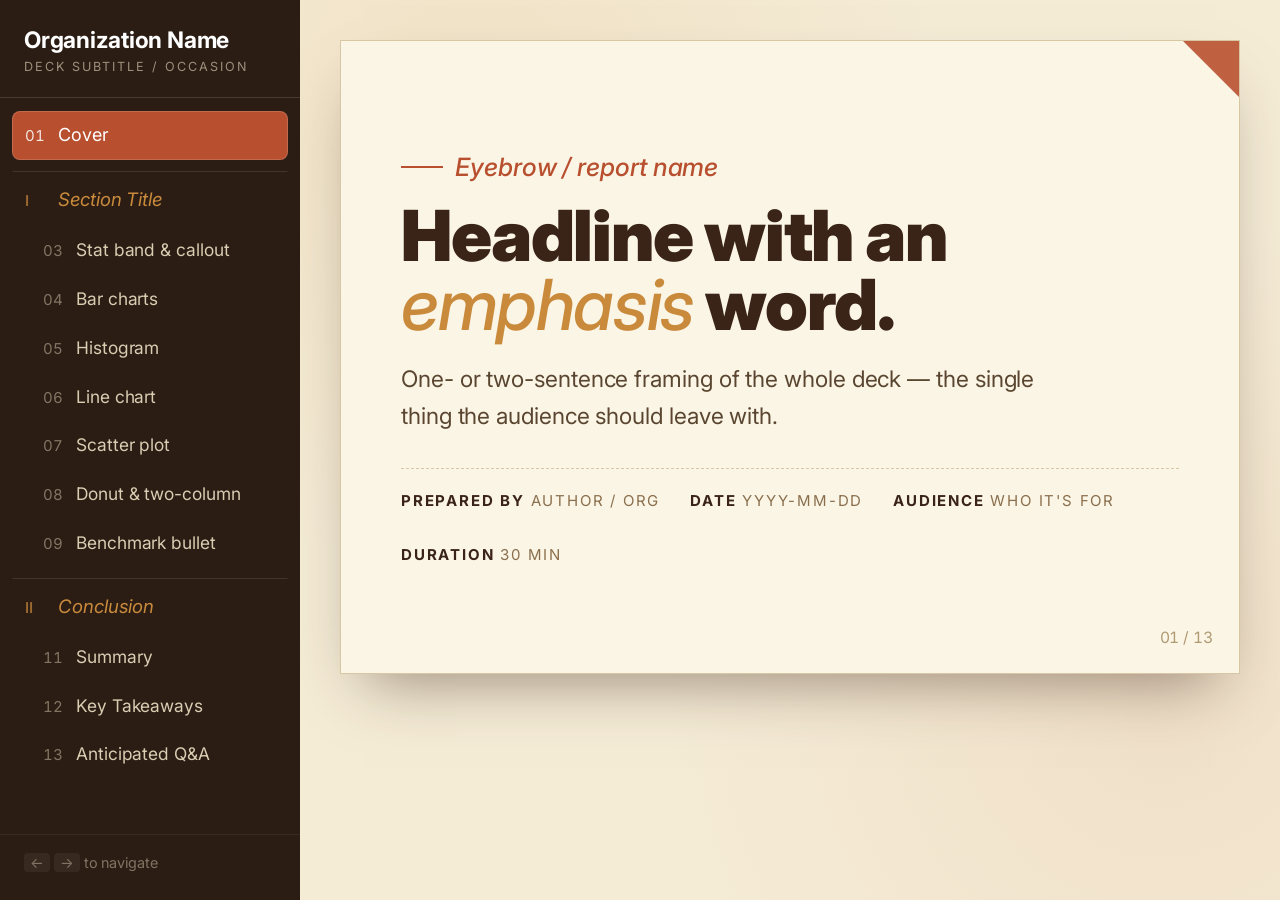
<file: .claude/skills/compose-html-slides/references/template.html>
<!DOCTYPE html>
<!--
  ════════════════════════════════════════════════════════════════════════════
  compose-html-slides — TEMPLATE / SKELETON
  ════════════════════════════════════════════════════════════════════════════
  HOW TO USE THIS FILE
  1. Copy it to your output path.
  2. Keep <head>, <style>, and <script> EXACTLY as-is (the design system + the
     navigation logic). The only thing you normally touch in :root is one number,
     --fs-scale, if the whole deck needs to be bigger/smaller.
  3. Replace the <nav> list and the <main> slides with your content, following the
     component examples below. Each component is preceded by a comment telling you
     what data it expects and (for charts) the exact formula to compute its numbers.
  4. Keep the nav contract: one <a> per slide, in order, data-i = 0,1,2,…
     The page-number footers fill in automatically — don't hand-write them.

  See ../SKILL.md for the page-splitting rules, the table→chart mapping, and the
  fidelity rules (carry every "Source:" line and "[needs-verification]" marker).
  Every component appears once below, populated with representative demo data.
  ════════════════════════════════════════════════════════════════════════════
-->
<html lang="en">
<head>
<meta charset="UTF-8">
<meta name="viewport" content="width=device-width, initial-scale=1.0">
<title>DECK TITLE — Organization</title>
<link rel="preconnect" href="https://fonts.googleapis.com">
<link rel="preconnect" href="https://fonts.gstatic.com" crossorigin>
<link href="https://fonts.googleapis.com/css2?family=Inter:ital,wght@0,400..900;1,400..700&display=swap" rel="stylesheet">
<style>
  :root{
    /* ============ PALETTE ============ (recolour the whole deck by editing these) */
    --paper:#f5ecd6; --ink:#2b1d14; --espresso:#3a2417; --crema:#c98a3c;
    --terracotta:#b8502f; --olive:#7a7340; --line:#d8c7a4; --soft:#efe2c4;
    --nav-bg:#2b1d14; --nav-ink:#e9dcc0; --good:#6f7a3a;

    /* ============ TYPE SCALE ============
       ▼▼ MASTER KNOB — change ONLY this to resize EVERY piece of text on every
          slide at once.  1.0 = original design · 1.2 = shipped default (+20%) ·
          push higher for a large room, lower for a denser deck.
       To nudge a single role instead, edit its individual token below. */
    --fs-scale:1.2;

    /* headings & display */
    --fs-h1:         calc(clamp(40px,5.5vw,72px) * var(--fs-scale));
    --fs-h2:         calc(28px   * var(--fs-scale));
    --fs-h2i:        calc(15px   * var(--fs-scale));   /* circled section number */
    --fs-kicker:     calc(21px   * var(--fs-scale));   /* "Part I" / eyebrow      */
    --fs-quote:      calc(clamp(26px,3.3vw,42px) * var(--fs-scale));
    --fs-statnum:    calc(clamp(32px,4.4vw,52px) * var(--fs-scale));
    --fs-donutnum:   calc(34px   * var(--fs-scale));
    --fs-calloutbig: calc(54px   * var(--fs-scale));

    /* body & labels */
    --fs-lede:       calc(19px   * var(--fs-scale));   /* primary slide prose     */
    --fs-lede-sm:    calc(16.5px * var(--fs-scale));   /* secondary slide prose    */
    --fs-meta:       calc(12.5px * var(--fs-scale));   /* cover meta row           */
    --fs-statcap:    calc(14px   * var(--fs-scale));
    --fs-src:        calc(12.5px * var(--fs-scale));   /* source attribution       */
    --fs-note:       calc(11px   * var(--fs-scale));
    --fs-pageno:     calc(13px   * var(--fs-scale));

    /* chart elements */
    --fs-bartitle:   calc(17px   * var(--fs-scale));
    --fs-barname:    calc(17px   * var(--fs-scale));
    --fs-barval:     calc(17px   * var(--fs-scale));
    --fs-barsmall:   calc(13px   * var(--fs-scale));
    --fs-tick:       calc(11px   * var(--fs-scale));
    --fs-chip:       calc(13px   * var(--fs-scale));
    --fs-legend:     calc(15.5px * var(--fs-scale));
    --fs-donutcap:   calc(11px   * var(--fs-scale));
    --fs-vlab:       calc(18px   * var(--fs-scale));   /* line-chart value labels  */
    --fs-xlab:       calc(13px   * var(--fs-scale));   /* line-chart x labels      */
    --fs-histcount:  calc(15px   * var(--fs-scale));   /* histogram bin counts     */
    --fs-histx:      calc(13px   * var(--fs-scale));   /* histogram bin labels     */
    --fs-scatlab:    calc(12px   * var(--fs-scale));   /* scatter tick labels      */
    --fs-scattitle:  calc(13.5px * var(--fs-scale));   /* scatter axis titles      */
    --fs-callout:    calc(16px   * var(--fs-scale));
    --fs-bullegend:  calc(14px   * var(--fs-scale));
    --fs-bullbl:     calc(15px   * var(--fs-scale));
    --fs-bulsmall:   calc(12.5px * var(--fs-scale));
    --fs-bulvals:    calc(13.5px * var(--fs-scale));

    /* points / takeaways / q&a */
    --fs-ptic:       calc(23px   * var(--fs-scale));
    --fs-pth3:       calc(17px   * var(--fs-scale));
    --fs-ptp:        calc(14px   * var(--fs-scale));
    --fs-take:       calc(17px   * var(--fs-scale));
    --fs-qaq:        calc(20px   * var(--fs-scale));
    --fs-qaa:        calc(16.5px * var(--fs-scale));

    /* left nav */
    --fs-brand:      calc(19px   * var(--fs-scale));
    --fs-brandsub:   calc(10.5px * var(--fs-scale));
    --fs-nav:        calc(15px   * var(--fs-scale));
    --fs-navnum:     calc(12.5px * var(--fs-scale));
    --fs-navpart:    calc(15.5px * var(--fs-scale));
    --fs-navsub:     calc(14.5px * var(--fs-scale));
    --fs-foot:       calc(12px   * var(--fs-scale));

    /* ============ LAYOUT ============ */
    --nav-w:300px;          /* left navigation width                              */
    --slide-max:1040px;     /* slide content max width                            */
    --slide-min-h:585px;    /* 1040*9/16 ≈ 585 → minimum 16:9; grows taller w/ content */
    --slide-pad:56px 60px;  /* slide inner padding                                */
    --fs-watermark:340px;   /* decorative chapter numeral (independent of --fs-scale) */
  }
  *{box-sizing:border-box;margin:0;padding:0;}
  body{font-family:"Inter",-apple-system,system-ui,sans-serif;color:var(--ink);
    background:var(--espresso);line-height:1.6;-webkit-font-smoothing:antialiased;
    letter-spacing:-.005em;display:flex;height:100vh;overflow:hidden;}
  /* tabular figures for all numeric display elements (column alignment) */
  .stat .num,.bar .val,.bul .vals,.pageno,.donut .center b,.legend b,.chip,
  .linechart .vlab,.nav a .n{font-variant-numeric:tabular-nums;font-feature-settings:"tnum" 1;}

  /* ============ LEFT NAV ============ */
  .nav{width:var(--nav-w);flex:0 0 var(--nav-w);background:var(--nav-bg);color:var(--nav-ink);
    height:100vh;overflow-y:auto;padding:26px 0;display:flex;flex-direction:column;}
  .nav .brand{padding:0 24px 20px;border-bottom:1px solid rgba(233,220,192,.15);}
  .nav .brand b{font-family:"Inter",sans-serif;font-size:var(--fs-brand);color:#fff;display:block;letter-spacing:-.01em;line-height:1.2;}
  .nav .brand span{font-size:var(--fs-brandsub);letter-spacing:.16em;text-transform:uppercase;opacity:.6;display:block;margin-top:4px;}
  .nav ul{list-style:none;padding:12px 0;flex:1;}
  .nav li{margin:1px 12px;}
  .nav a{display:flex;gap:11px;align-items:baseline;padding:9px 12px;border-radius:8px;
    text-decoration:none;color:var(--nav-ink);font-size:var(--fs-nav);transition:.18s;border:1px solid transparent;}
  .nav a .n{font-family:"Inter",sans-serif;font-size:var(--fs-navnum);opacity:.5;min-width:22px;}
  .nav a:hover{background:rgba(233,220,192,.08);}
  .nav a.active{background:var(--terracotta);color:#fff;border-color:rgba(255,255,255,.15);}
  .nav a.active .n{opacity:.85;}
  .nav a.part{margin-top:11px;font-family:"Inter",sans-serif;font-style:italic;font-size:var(--fs-navpart);
    color:var(--crema);border-top:1px solid rgba(233,220,192,.12);border-radius:0 0 8px 8px;padding-top:13px;}
  .nav a.part .n{font-style:normal;font-weight:600;opacity:.7;}
  .nav a.part:hover{background:rgba(233,220,192,.06);}
  .nav a.part.active{background:var(--terracotta);color:#fff;border-radius:8px;border-top-color:transparent;}
  .nav a.sub{padding-left:30px;font-size:var(--fs-navsub);opacity:.92;}
  .nav .foot{padding:16px 24px 0;font-size:var(--fs-foot);opacity:.45;border-top:1px solid rgba(233,220,192,.15);}
  .nav .foot kbd{background:rgba(233,220,192,.15);border-radius:4px;padding:1px 6px;font-family:inherit;}

  /* ============ RIGHT STAGE ============ */
  .stage{flex:1;height:100vh;overflow-y:auto;padding:40px;
    background:var(--paper);
    background-image:
      radial-gradient(circle at 18% 12%, rgba(201,138,60,.10), transparent 42%),
      radial-gradient(circle at 88% 78%, rgba(184,80,47,.08), transparent 45%);}

  .slide{display:none;max-width:var(--slide-max);margin:0 auto;background:#fbf5e6;
    border:1px solid var(--line);min-height:var(--slide-min-h);
    box-shadow:0 30px 60px -25px rgba(58,36,23,.5);
    padding:var(--slide-pad);position:relative;overflow:hidden;
    animation:fade .45s ease;}
  .slide.show{display:block;}
  @keyframes fade{from{opacity:0;transform:translateY(12px);}to{opacity:1;transform:none;}}
  .slide::after{content:"";position:absolute;top:0;right:0;width:0;height:0;
    border-style:solid;border-width:0 56px 56px 0;
    border-color:transparent var(--terracotta) transparent transparent;opacity:.9;}
  .pageno{position:absolute;bottom:22px;right:26px;font-family:"Inter",sans-serif;
    font-size:var(--fs-pageno);color:#b09a72;}

  /* shared type */
  .kicker{font-family:"Inter",sans-serif;font-style:italic;font-weight:500;color:var(--terracotta);
    font-size:var(--fs-kicker);display:flex;align-items:center;gap:12px;}
  .kicker::before{content:"";width:42px;height:2px;background:var(--terracotta);}
  h1{font-family:"Inter",sans-serif;font-weight:900;font-size:var(--fs-h1);
    line-height:.98;letter-spacing:-.02em;color:var(--espresso);margin:14px 0 8px;}
  h1 em{font-style:italic;font-weight:500;color:var(--crema);}
  h2{font-family:"Inter",sans-serif;font-weight:600;font-size:var(--fs-h2);color:var(--espresso);
    margin-bottom:10px;display:flex;align-items:baseline;gap:12px;}
  h2 i{font-style:normal;color:var(--crema);font-size:var(--fs-h2i);border:1.5px solid var(--crema);
    border-radius:50%;width:30px;height:30px;display:inline-flex;align-items:center;justify-content:center;flex:0 0 auto;}
  .lede{max-width:680px;color:#5a4630;font-size:var(--fs-lede);margin-top:14px;}
  .lede.sm{font-size:var(--fs-lede-sm);}

  /* source attribution */
  .src{margin-top:18px;font-size:var(--fs-src);color:#9a815c;font-style:italic;letter-spacing:.02em;}
  .src + .src{margin-top:3px;}
  .note{font-size:var(--fs-note);color:#b08a5a;font-style:italic;}

  /* cover / chapter */
  .cover{display:flex;flex-direction:column;justify-content:center;min-height:520px;}
  .cover .meta{margin-top:34px;padding-top:20px;border-top:1px dashed var(--line);
    display:flex;gap:30px;flex-wrap:wrap;font-size:var(--fs-meta);color:#8a6f4d;text-transform:uppercase;letter-spacing:.12em;}
  .cover .meta b{color:var(--espresso);}
  .chapter .watermark{position:absolute;top:-30px;right:20px;font-family:"Inter",sans-serif;
    font-weight:900;font-size:var(--fs-watermark);line-height:1;color:rgba(184,80,47,.07);pointer-events:none;z-index:0;}
  .chapter .cover{position:relative;z-index:1;}
  .chapter h1{font-weight:800;}
  /* Cover + chapter-divider display titles keep their pre-bump size: the /1.2
     cancels the global +20% (--fs-scale) so these already-large titles don't grow,
     while still tracking any future --fs-scale change. */
  .cover h1{font-size:calc(var(--fs-h1) / 1.2);}

  /* stats */
  .stats{display:grid;grid-template-columns:repeat(3,1fr);margin:8px 0 0;
    border-top:2px solid var(--espresso);border-bottom:2px solid var(--espresso);}
  .stats.four{grid-template-columns:repeat(4,1fr);}
  .stat{padding:26px 20px;border-right:1px solid var(--line);}
  .stat:last-child{border-right:none;}
  .stat .num{font-family:"Inter",sans-serif;font-weight:900;font-size:var(--fs-statnum);
    line-height:1;color:var(--terracotta);letter-spacing:-.02em;}
  .stat .num span{font-size:.40em;color:var(--espresso);font-weight:600;}
  .stat .cap{margin-top:10px;font-size:var(--fs-statcap);color:#6b543a;}

  /* bars */
  .barwrap{margin-top:6px;}
  .bar-title{font-family:"Inter",sans-serif;font-size:var(--fs-bartitle);color:var(--espresso);margin:0 0 14px;font-weight:600;}
  .bar{margin-bottom:16px;}
  .bar .row{display:flex;justify-content:space-between;align-items:baseline;margin-bottom:6px;}
  .bar .name{font-size:var(--fs-barname);font-weight:500;}
  .bar .val{font-family:"Inter",sans-serif;font-weight:600;font-size:var(--fs-barval);color:var(--terracotta);}
  .bar .val small{font-family:"Inter",sans-serif;font-weight:400;font-size:var(--fs-barsmall);color:#9a815c;margin-left:4px;}
  .track{height:16px;background:var(--soft);border-radius:3px;overflow:hidden;position:relative;}
  .fill{height:100%;width:0;border-radius:3px;background:linear-gradient(90deg,var(--crema),var(--terracotta));}
  .fill.down{background:linear-gradient(90deg,#bcae7a,var(--olive));}
  .show .fill{animation:grow 1.1s cubic-bezier(.2,.7,.2,1) forwards;}
  @keyframes grow{to{width:var(--w);}}
  .tick{position:absolute;top:-3px;bottom:-3px;width:2px;background:var(--espresso);opacity:.55;}
  .tick::after{content:attr(data-label);position:absolute;top:-15px;left:50%;transform:translateX(-50%);
    font-size:var(--fs-tick);color:#8a6f4d;white-space:nowrap;font-family:"Inter",sans-serif;}
  .chip{font-family:"Inter",sans-serif;font-weight:600;font-size:var(--fs-chip);margin-left:10px;padding:1px 8px;border-radius:11px;}
  .chip.up{color:var(--good);background:rgba(111,122,58,.14);}
  .chip.dn{color:var(--terracotta);background:rgba(184,80,47,.12);}

  /* two-col */
  .two{display:grid;grid-template-columns:1fr 1fr;gap:46px;align-items:start;margin-top:8px;}
  .two.wide-left{grid-template-columns:1.15fr .85fr;}

  /* donut */
  .donut-wrap{display:flex;flex-direction:column;align-items:center;gap:22px;}
  .donut{position:relative;width:210px;height:210px;}
  .donut svg{transform:rotate(-90deg);}
  .ring{fill:none;stroke-width:28;stroke-dasharray:var(--dash);stroke-dashoffset:var(--off);}
  .show .ring{animation:draw 1.3s ease forwards;}
  @keyframes draw{from{stroke-dasharray:0 999;}}
  .donut .center{position:absolute;inset:0;display:flex;flex-direction:column;align-items:center;justify-content:center;}
  .donut .center b{font-family:"Inter",sans-serif;font-size:var(--fs-donutnum);color:var(--espresso);line-height:1;}
  .donut .center span{font-size:var(--fs-donutcap);color:#8a6f4d;letter-spacing:.1em;}
  .legend{display:flex;flex-direction:column;gap:9px;width:100%;}
  .legend div{display:flex;align-items:center;gap:10px;font-size:var(--fs-legend);}
  .legend i{width:13px;height:13px;border-radius:3px;flex:0 0 auto;}
  .legend b{margin-left:auto;font-family:"Inter",sans-serif;}
  .legend small{color:#8a6f4d;}

  /* line chart */
  .linechart{width:100%;height:auto;}
  .linechart .axis{stroke:var(--line);stroke-width:1;}
  .linechart .area{fill:url(#lg);opacity:.9;}
  .linechart .ln{fill:none;stroke:var(--terracotta);stroke-width:3;stroke-linejoin:round;
    stroke-dasharray:900;stroke-dashoffset:900;}
  .show .linechart .ln{animation:trace 1.4s ease forwards;}
  @keyframes trace{to{stroke-dashoffset:0;}}
  .linechart .dot{fill:#fbf5e6;stroke:var(--terracotta);stroke-width:3;}
  .linechart .vlab{font-family:"Inter",sans-serif;font-weight:700;font-size:var(--fs-vlab);fill:var(--espresso);text-anchor:middle;}
  .linechart .xlab{font-size:var(--fs-xlab);fill:#8a6f4d;text-anchor:middle;}

  /* histogram (distribution of one variable; bins contiguous) */
  .histwrap{margin-top:6px;}
  .hist-title{font-family:"Inter",sans-serif;font-size:var(--fs-bartitle);color:var(--espresso);margin:0 0 18px;font-weight:600;}
  .hist{display:flex;align-items:flex-end;gap:3px;height:280px;padding-top:26px;border-bottom:2px solid var(--espresso);}
  .hist .col{flex:1;height:100%;display:flex;flex-direction:column;justify-content:flex-end;}
  .hist .hbar{width:100%;height:0;border-radius:3px 3px 0 0;position:relative;
    background:linear-gradient(180deg,var(--crema),var(--terracotta));}
  .show .hist .hbar{animation:histgrow 1.1s cubic-bezier(.2,.7,.2,1) forwards;}
  @keyframes histgrow{to{height:var(--h);}}
  .hist .hbar::before{content:attr(data-c);position:absolute;top:-22px;left:0;right:0;text-align:center;
    font-family:"Inter",sans-serif;font-weight:600;font-size:var(--fs-histcount);color:var(--terracotta);}
  .hist-x{display:flex;gap:3px;margin-top:8px;}
  .hist-x span{flex:1;text-align:center;font-size:var(--fs-histx);color:#8a6f4d;}

  /* scatter plot (two value axes; vary .mk r for a bubble chart) */
  .scatter{width:100%;height:auto;}
  .scatter .grid{stroke:var(--line);stroke-width:1;}
  .scatter .axis{stroke:var(--espresso);stroke-width:1.5;}
  .scatter .mk{fill:var(--terracotta);fill-opacity:.72;stroke:#fbf5e6;stroke-width:1.5;}
  .show .scatter .mk{animation:pop .55s cubic-bezier(.2,.7,.2,1) backwards;transform-box:fill-box;transform-origin:center;}
  @keyframes pop{from{transform:scale(0);}}
  .scatter .alab{font-size:var(--fs-scatlab);fill:#8a6f4d;}
  .scatter .atitle{font-family:"Inter",sans-serif;font-size:var(--fs-scattitle);font-weight:600;fill:var(--espresso);}

  /* points */
  .plist{display:grid;grid-template-columns:repeat(3,1fr);gap:26px;margin-top:8px;}
  .pt .ic{width:48px;height:48px;border-radius:13px;background:var(--espresso);color:#fbf5e6;
    display:flex;align-items:center;justify-content:center;font-family:"Inter",sans-serif;
    font-style:italic;font-size:var(--fs-ptic);margin-bottom:14px;}
  .pt:nth-child(2) .ic{background:var(--terracotta);}
  .pt:nth-child(3) .ic{background:var(--olive);}
  .pt h3{font-size:var(--fs-pth3);color:var(--espresso);margin-bottom:6px;}
  .pt p{font-size:var(--fs-ptp);color:#6b543a;}

  /* callout */
  .callout{margin-top:24px;border-left:5px solid var(--terracotta);background:#fff;
    padding:18px 24px;border-radius:0 10px 10px 0;display:flex;align-items:center;gap:22px;}
  .callout .big{font-family:"Inter",sans-serif;font-weight:900;font-size:var(--fs-calloutbig);color:var(--terracotta);line-height:1;}
  .callout .txt{font-size:var(--fs-callout);color:#5a4630;}
  .callout .txt b{color:var(--espresso);}

  /* bullet (benchmark) chart */
  .bullet-legend{display:flex;gap:22px;flex-wrap:wrap;font-size:var(--fs-bullegend);color:#6b543a;margin:6px 0 18px;}
  .bullet-legend span{display:flex;align-items:center;gap:7px;}
  .bullet-legend .dotm{width:13px;height:13px;border-radius:50%;background:var(--terracotta);border:2px solid #fff;box-shadow:0 1px 2px rgba(0,0,0,.3);}
  .bullet-legend .linei{width:14px;height:2px;background:#9a815c;}
  .bullet-legend .linet{width:14px;height:2px;background:var(--olive);}
  .bul{display:grid;grid-template-columns:230px 1fr 140px;gap:16px;align-items:center;margin-bottom:12px;}
  .bul .lbl{font-size:var(--fs-bullbl);color:var(--ink);line-height:1.3;}
  .bul .lbl small{display:block;color:#9a815c;font-size:var(--fs-bulsmall);}
  .bul .track2{position:relative;height:20px;background:var(--soft);border-radius:5px;}
  .bul .band{position:absolute;top:0;bottom:0;background:rgba(122,115,64,.16);border-radius:5px;}
  .bul .ind{position:absolute;top:-3px;bottom:-3px;width:2px;background:#9a815c;}
  .bul .topq{position:absolute;top:-3px;bottom:-3px;width:2px;background:var(--olive);}
  .bul .mcg{position:absolute;top:50%;width:14px;height:14px;border-radius:50%;background:var(--terracotta);
    transform:translate(-50%,-50%);border:2px solid #fff;box-shadow:0 1px 3px rgba(0,0,0,.35);z-index:2;}
  .bul .vals{font-size:var(--fs-bulvals);color:#8a6f4d;text-align:right;font-family:"Inter",sans-serif;letter-spacing:.01em;}
  .bul .vals b{color:var(--terracotta);}

  /* takeaways */
  .takeaways{list-style:none;margin-top:10px;}
  .takeaways li{position:relative;padding:14px 0 14px 30px;border-bottom:1px dashed var(--line);font-size:var(--fs-take);color:#5a4630;}
  .takeaways li:last-child{border-bottom:none;}
  .takeaways li::before{content:"";position:absolute;left:4px;top:20px;width:9px;height:9px;border-radius:50%;background:var(--terracotta);}
  .takeaways li b{color:var(--espresso);}

  /* Q&A */
  .qa{display:flex;flex-direction:column;gap:18px;margin-top:8px;}
  .qa .item{background:#fff;border:1px solid var(--line);border-radius:12px;padding:20px 24px;}
  .qa .q{font-family:"Inter",sans-serif;font-style:italic;font-weight:500;font-size:var(--fs-qaq);color:var(--terracotta);margin-bottom:8px;}
  .qa .a{font-size:var(--fs-qaa);color:#5a4630;}

  .big-quote{font-family:"Inter",sans-serif;font-size:var(--fs-quote);line-height:1.25;
    color:var(--espresso);max-width:820px;font-weight:500;}
  .big-quote em{color:var(--terracotta);font-style:italic;}
  /* Summary-slide body: 20% smaller than its pre-bump size (×.8), with /1.2 to
     cancel the global +20% bump. Tracks --fs-scale like everything else. */
  .big-quote.summary-body{font-size:calc(var(--fs-quote) * .8 / 1.2);}
</style>
</head>
<body>

  <!-- ============ LEFT NAVIGATION ============
       One <a> per slide, in order, data-i = 0,1,2,…  No gaps.
       Chapter dividers → class="part" (+ a Roman numeral in .n).
       Content slides   → class="sub".  Cover & standalone slides → no class. -->
  <nav class="nav">
    <div class="brand">
      <b>Organization Name</b>
      <span>Deck subtitle / occasion</span>
    </div>
    <ul id="navlist">
      <li><a href="#" data-i="0" class="active"><span class="n">01</span>Cover</a></li>
      <li><a href="#" data-i="1" class="part"><span class="n">I</span>Section Title</a></li>
      <li><a href="#" data-i="2" class="sub"><span class="n">03</span>Stat band &amp; callout</a></li>
      <li><a href="#" data-i="3" class="sub"><span class="n">04</span>Bar charts</a></li>
      <li><a href="#" data-i="4" class="sub"><span class="n">05</span>Histogram</a></li>
      <li><a href="#" data-i="5" class="sub"><span class="n">06</span>Line chart</a></li>
      <li><a href="#" data-i="6" class="sub"><span class="n">07</span>Scatter plot</a></li>
      <li><a href="#" data-i="7" class="sub"><span class="n">08</span>Donut &amp; two-column</a></li>
      <li><a href="#" data-i="8" class="sub"><span class="n">09</span>Benchmark bullet</a></li>
      <li><a href="#" data-i="9" class="part"><span class="n">II</span>Conclusion</a></li>
      <li><a href="#" data-i="10" class="sub"><span class="n">11</span>Summary</a></li>
      <li><a href="#" data-i="11" class="sub"><span class="n">12</span>Key Takeaways</a></li>
      <li><a href="#" data-i="12" class="sub"><span class="n">13</span>Anticipated Q&amp;A</a></li>
    </ul>
    <div class="foot">
      <kbd>←</kbd> <kbd>→</kbd> to navigate
    </div>
  </nav>

  <!-- ============ RIGHT STAGE ============ -->
  <main class="stage" id="stage">

    <!-- Shared SVG paint servers — defined ONCE for the whole deck so any number
         of line charts can reference url(#lg) without duplicating the id.
         (Two <svg>s both declaring id="lg" is invalid HTML and the ids collide.) -->
    <svg width="0" height="0" aria-hidden="true" focusable="false" style="position:absolute">
      <defs>
        <linearGradient id="lg" x1="0" y1="0" x2="0" y2="1">
          <stop offset="0%" stop-color="#c98a3c" stop-opacity=".55"/>
          <stop offset="100%" stop-color="#c98a3c" stop-opacity="0"/>
        </linearGradient>
      </defs>
    </svg>

    <!-- ░░ COVER ░░ built from the report's title block. Slide 0 keeps class "show". -->
    <section class="slide show">
      <div class="cover">
        <p class="kicker">Eyebrow / report name</p>
        <h1>Headline with an<br><em>emphasis</em> word.</h1>
        <p class="lede">One- or two-sentence framing of the whole deck — the single thing the audience should leave with.</p>
        <div class="meta">
          <div><b>Prepared by</b> Author / org</div>
          <div><b>Date</b> YYYY-MM-DD</div>
          <div><b>Audience</b> Who it's for</div>
          <div><b>Duration</b> 30 min</div>
        </div>
      </div>
      <div class="pageno"></div>
    </section>

    <!-- ░░ CHAPTER DIVIDER ░░ one per `##` section. Near-empty: title only.
         The watermark numeral and the "Part N" kicker should match the section's order. -->
    <section class="slide chapter">
      <div class="watermark">I</div>
      <div class="cover">
        <p class="kicker">Part I</p>
        <h1>Section<br><em>Title</em></h1>
        <p class="lede">One line previewing what this section argues.</p>
      </div>
      <div class="pageno"></div>
    </section>

    <!-- ░░ CONTENT: STAT BAND + CALLOUT ░░
         STATS: use for a handful of headline KPIs (one number each). Default 3
         columns; add class "four" for 4. Put the unit/suffix in <span> (renders small).
         CALLOUT: a single number that deserves "watch-item" emphasis. -->
    <section class="slide">
      <h2><i>1</i>Subsection Heading</h2>
      <p class="lede sm" style="margin-bottom:26px;">Framing sentence interpreting the numbers below.</p>
      <div class="stats">
        <div class="stat"><div class="num">42<span>%</span></div><div class="cap">What this measures</div></div>
        <div class="stat"><div class="num">$3.1<span>M</span></div><div class="cap">What this measures</div></div>
        <div class="stat"><div class="num">88<span>/100</span></div><div class="cap">What this measures</div></div>
      </div>
      <div class="callout">
        <div class="big">55%</div>
        <div class="txt"><b>The single sentence this number forces.</b> Supporting context for why it matters.</div>
      </div>
      <p class="src">Source: path/to/source.csv</p>
      <div class="pageno"></div>
    </section>

    <!-- ░░ CONTENT: HORIZONTAL BARS ░░
         For one series across categories. Bar width:  --w = value / max(values) × 100 (%).
         Annotate the true value in .val (use <small> for a secondary figure).
         Variants shown on the last two rows:
           • .tick  = a reference marker (e.g. prior period); left% computed the same way.
           • .chip up/.chip dn = a delta badge (green up / terracotta down).
           • .fill.down = recolour a bar that moved the wrong way. -->
    <section class="slide">
      <h2><i>2</i>Subsection Heading</h2>
      <p class="lede sm" style="margin-bottom:22px;">Framing sentence.</p>
      <div class="barwrap">
        <p class="bar-title">Optional chart title / what the bars show</p>
        <div class="bar"><div class="row"><span class="name">Category A</span><span class="val">12.3 <small>+13% YoY</small></span></div><div class="track"><div class="fill" style="--w:100%"></div></div></div>
        <div class="bar"><div class="row"><span class="name">Category B</span><span class="val">9.6</span></div><div class="track"><div class="fill" style="--w:78%"></div></div></div>
        <div class="bar"><div class="row"><span class="name">Category C (up vs prior)</span><span class="val">74<span class="chip up">+3</span></span></div><div class="track"><div class="fill" style="--w:74%"></div><div class="tick" data-label="prior" style="left:71%"></div></div></div>
        <div class="bar"><div class="row"><span class="name">Category D (down vs prior)</span><span class="val">58<span class="chip dn">−2</span></span></div><div class="track"><div class="fill down" style="--w:58%"></div><div class="tick" data-label="prior" style="left:60%"></div></div></div>
      </div>
      <p class="src">Source: path/to/source.csv</p>
      <div class="pageno"></div>
    </section>

    <!-- ░░ CONTENT: HISTOGRAM ░░  The distribution of ONE variable — how often each
         value-range occurs. Bins are CONTIGUOUS (that's what separates a histogram
         from a bar chart). For each bin:  --h = count / max(counts) × 100 (%).
         Put the raw count in data-c (renders above the bar) and the bin RANGE under
         it. Keep bins in value order; ≤ ~7 bins keeps the axis legible.
         EXAMPLE BELOW: counts 3,8,17,24,19,11,4 (max 24) → --h 12.5,33.3,70.8,100,79.2,45.8,16.7. -->
    <section class="slide">
      <h2><i>3</i>Subsection Heading</h2>
      <p class="lede sm" style="margin-bottom:20px;">Framing sentence describing the shape of the distribution.</p>
      <div class="histwrap">
        <p class="hist-title">Optional chart title / what the distribution shows</p>
        <div class="hist">
          <div class="col"><div class="hbar" data-c="3"  style="--h:12.5%"></div></div>
          <div class="col"><div class="hbar" data-c="8"  style="--h:33.3%"></div></div>
          <div class="col"><div class="hbar" data-c="17" style="--h:70.8%"></div></div>
          <div class="col"><div class="hbar" data-c="24" style="--h:100%"></div></div>
          <div class="col"><div class="hbar" data-c="19" style="--h:79.2%"></div></div>
          <div class="col"><div class="hbar" data-c="11" style="--h:45.8%"></div></div>
          <div class="col"><div class="hbar" data-c="4"  style="--h:16.7%"></div></div>
        </div>
        <div class="hist-x">
          <span>0–10</span><span>10–20</span><span>20–30</span><span>30–40</span>
          <span>40–50</span><span>50–60</span><span>60–70</span>
        </div>
      </div>
      <p class="src">Source: path/to/source.csv</p>
      <div class="pageno"></div>
    </section>

    <!-- ░░ CONTENT: LINE CHART ░░  Use when a metric over time has a SHAPE worth seeing
         (a dip-and-recover). Pick a value window [lo,hi] that frames the data (NOT 0-based,
         so movement is visible). For each point:  y = 195 − (value − lo)/(hi − lo) × 160.
         x columns evenly spaced (here 80, 280, 480). Build:
           • .area  polygon = baseline-left → each point → baseline-right
           • .ln    polyline through the points
           • a .dot per point, a .vlab value label above, a .xlab category label below.
         EXAMPLE BELOW: values 93,85,89 with lo=80,hi=95 → y = 56.3,141.7,99. -->
    <section class="slide">
      <h2><i>4</i>Subsection Heading</h2>
      <p class="lede sm" style="margin-bottom:14px;">Framing sentence.</p>
      <!-- The fill gradient #lg is defined ONCE globally at the top of <main>;
           every line chart reuses class="area" + url(#lg) — no per-chart <defs>. -->
      <svg class="linechart" viewBox="0 0 560 240" role="img" aria-label="Describe the series">
        <line class="axis" x1="40" y1="195" x2="520" y2="195"></line>
        <polygon class="area" points="80,195 80,56.3 280,141.7 480,99 480,195"></polygon>
        <polyline class="ln" points="80,56.3 280,141.7 480,99"></polyline>
        <circle class="dot" cx="80" cy="56.3" r="6"></circle>
        <circle class="dot" cx="280" cy="141.7" r="6"></circle>
        <circle class="dot" cx="480" cy="99" r="6"></circle>
        <text class="vlab" x="80" y="40">93%</text>
        <text class="vlab" x="280" y="125">85%</text>
        <text class="vlab" x="480" y="83">89%</text>
        <text class="xlab" x="80" y="218">2023</text>
        <text class="xlab" x="280" y="218">2024</text>
        <text class="xlab" x="480" y="218">2025</text>
      </svg>
      <p class="src">Source: path/to/source.csv</p>
      <div class="pageno"></div>
    </section>

    <!-- ░░ CONTENT: SCATTER PLOT ░░  Two NUMERIC variables, one point per item, to show
         correlation/spread. Unlike the line chart, BOTH axes are real value scales —
         pick a window for each ([xlo,xhi], [ylo,yhi]) padding the data so no point sits
         on an edge. Plot box L=56 R=544 T=16 B=260 (plotW=488, plotH=244):
           cx = 56  + (x − xlo)/(xhi − xlo) × 488
           cy = 260 − (y − ylo)/(yhi − ylo) × 244
         Draw a few .grid lines + .alab tick labels at the round ticks, the two .axis
         lines, an x .atitle and a rotated y .atitle, then one .mk per point. NEVER
         connect the points and NEVER add an .area — a scatter has no line, and it does
         not use #lg. For a BUBBLE chart, vary r by a third value: r = 5 + (size−slo)/(shi−slo) × 11.
         EXAMPLE: x-window [0,60], y-window [0,100]; point (38,70) → cx=365.1, cy=89.2. -->
    <section class="slide">
      <h2><i>5</i>Subsection Heading</h2>
      <p class="lede sm" style="margin-bottom:14px;">Framing sentence interpreting the relationship.</p>
      <svg class="scatter" viewBox="0 0 560 300" role="img" aria-label="Describe the relationship">
        <line class="grid" x1="56" y1="199" x2="544" y2="199"></line>
        <line class="grid" x1="56" y1="138" x2="544" y2="138"></line>
        <line class="grid" x1="56" y1="77"  x2="544" y2="77"></line>
        <line class="grid" x1="56" y1="16"  x2="544" y2="16"></line>
        <line class="grid" x1="218.7" y1="16" x2="218.7" y2="260"></line>
        <line class="grid" x1="381.3" y1="16" x2="381.3" y2="260"></line>
        <line class="axis" x1="56" y1="16"  x2="56"  y2="260"></line>
        <line class="axis" x1="56" y1="260" x2="544" y2="260"></line>
        <circle class="mk" cx="121.1" cy="206.3" r="7"></circle>
        <circle class="mk" cx="178.0" cy="186.8" r="7"></circle>
        <circle class="mk" cx="234.9" cy="142.9" r="7"></circle>
        <circle class="mk" cx="300.0" cy="125.8" r="7"></circle>
        <circle class="mk" cx="365.1" cy="89.2"  r="7"></circle>
        <circle class="mk" cx="422.0" cy="94.1"  r="7"></circle>
        <circle class="mk" cx="478.9" cy="45.3"  r="7"></circle>
        <text class="alab" x="48" y="20"  text-anchor="end">100</text>
        <text class="alab" x="48" y="81"  text-anchor="end">75</text>
        <text class="alab" x="48" y="142" text-anchor="end">50</text>
        <text class="alab" x="48" y="203" text-anchor="end">25</text>
        <text class="alab" x="48" y="264" text-anchor="end">0</text>
        <text class="alab" x="56"    y="278" text-anchor="middle">0</text>
        <text class="alab" x="218.7" y="278" text-anchor="middle">20</text>
        <text class="alab" x="381.3" y="278" text-anchor="middle">40</text>
        <text class="alab" x="544"   y="278" text-anchor="middle">60</text>
        <text class="atitle" x="300" y="296" text-anchor="middle">Variable X (unit)</text>
        <text class="atitle" transform="rotate(-90 18 138)" x="18" y="138" text-anchor="middle">Variable Y (unit)</text>
      </svg>
      <p class="src">Source: path/to/source.csv</p>
      <div class="pageno"></div>
    </section>

    <!-- ░░ CONTENT: DONUT + TWO-COLUMN ░░  Donut = parts of a whole.
         The ring has r=87, so circumference C = 2πr ≈ 547. For each segment:
           stroke-dasharray = "<len> 547"  where  len = share × 547
           stroke-dashoffset = -(sum of all earlier segments' len)   (first segment: 0)
         The lens MUST sum to 547.  EXAMPLE: shares 50/112, 33/112, 29/112
           → 244, 161, 142  (sum 547);  offsets 0, -244, -405.
         Put the total in .donut .center. Wrap two things side-by-side in .two. -->
    <section class="slide">
      <h2><i>6</i>Subsection Heading</h2>
      <p class="lede sm" style="margin-bottom:24px;">Framing sentence.</p>
      <div class="two">
        <div class="donut-wrap">
          <div class="donut">
            <svg width="210" height="210" viewBox="0 0 210 210">
              <circle class="ring" cx="105" cy="105" r="87" stroke="#b8502f" style="--dash:244 547;--off:0"></circle>
              <circle class="ring" cx="105" cy="105" r="87" stroke="#c98a3c" style="--dash:161 547;--off:-244"></circle>
              <circle class="ring" cx="105" cy="105" r="87" stroke="#7a7340" style="--dash:142 547;--off:-405"></circle>
            </svg>
            <div class="center"><b>112</b><span>TOTAL</span></div>
          </div>
          <div class="legend">
            <div><i style="background:#b8502f"></i>Segment one <b>50 <small>· 45%</small></b></div>
            <div><i style="background:#c98a3c"></i>Segment two <b>33 <small>· 29%</small></b></div>
            <div><i style="background:#7a7340"></i>Segment three <b>29 <small>· 26%</small></b></div>
          </div>
        </div>
        <div style="align-self:center;">
          <p class="big-quote" style="font-size:calc(26px * var(--fs-scale));">A short, pointed <em>takeaway</em> about the split.</p>
          <p class="lede sm" style="margin-top:18px;">One sentence of supporting interpretation.</p>
        </div>
      </div>
      <p class="src">Source: path/to/source.csv</p>
      <div class="pageno"></div>
    </section>

    <!-- ░░ CONTENT: BENCHMARK BULLET ░░  Use for many metrics × {us / industry / top}.
         Per row pick a window [lo,hi] padding the three values, then
           pos% = (value − lo)/(hi − lo) × 100   for .mcg (us), .ind (industry), .topq (top).
         ORIENT EVERY ROW SO "BETTER" IS RIGHTWARD: for lower-is-better metrics, invert
         with pos% = 100 − pos% (and say so in the row's <small> + the legend).
         .band spans industry↔top:  left = min(ind,top)%, width = |ind − top|%.
         Echo the raw numbers in .vals as  us(bold) / industry / top. -->
    <section class="slide">
      <h2><i>7</i>Subsection Heading</h2>
      <p class="lede sm" style="margin-bottom:14px;">Framing sentence.</p>
      <div class="bullet-legend">
        <span><span class="dotm"></span> Us</span>
        <span><span class="linei"></span> Industry average</span>
        <span><span class="linet"></span> Top quartile</span>
        <span class="note">Oriented so "better" is rightward.</span>
      </div>
      <div class="bul"><div class="lbl">Metric one<small>unit</small></div><div class="track2"><div class="band" style="left:16.7%;width:73.3%"></div><div class="ind" style="left:16.7%"></div><div class="topq" style="left:90%"></div><div class="mcg" style="left:46.7%"></div></div><div class="vals"><b>76.2</b> / 73.5 / 80.1</div></div>
      <div class="bul"><div class="lbl">Metric two<small>unit</small></div><div class="track2"><div class="band" style="left:10%;width:80%"></div><div class="ind" style="left:10%"></div><div class="topq" style="left:90%"></div><div class="mcg" style="left:44%"></div></div><div class="vals"><b>31.4</b> / 28.0 / 36.0</div></div>
      <div class="bul"><div class="lbl">Metric three<small>unit · lower is better</small></div><div class="track2"><div class="band" style="left:13.3%;width:73.4%"></div><div class="ind" style="left:13.3%"></div><div class="topq" style="left:86.7%"></div><div class="mcg" style="left:36%"></div></div><div class="vals"><b>14.8</b> / 16.5 / 11.0</div></div>
      <p class="src">Source: path/to/source.csv</p>
      <div class="pageno"></div>
    </section>

    <!-- ░░ CONCLUSION CHAPTER DIVIDER ░░ the second `##` section opens its own Part.
         A Conclusion is THREE separate slides, NEVER merged: THIS divider, then the
         Summary slide, then the Key Takeaways list (all three are below, in order).
         The divider stays near-empty — the wrap-up paragraph goes on the Summary
         slide, not here. See ../SKILL.md → Page-splitting rules. -->
    <section class="slide chapter">
      <div class="watermark">II</div>
      <div class="cover">
        <p class="kicker">Part II</p>
        <h1>Conclusion</h1>
        <p class="lede">One line previewing the wrap-up.</p>
      </div>
      <div class="pageno"></div>
    </section>

    <!-- ░░ CLOSING: SUMMARY ░░ the Conclusion's wrap-up paragraph as a short
         .big-quote (<h2>Summary</h2> + the paragraph). NEVER fold this onto the
         divider above or the takeaways below — that is how the wrap-up gets dropped. -->
    <section class="slide">
      <h2><i>8</i>Summary</h2>
      <p class="big-quote summary-body">The Conclusion's wrap-up paragraph, copied verbatim, framing what the deck <em>established</em> — kept short.</p>
      <div class="pageno"></div>
    </section>

    <!-- ░░ CLOSING: KEY TAKEAWAYS ░░ its own slide — just the takeaways list,
         immediately after the Summary above. -->
    <section class="slide">
      <h2><i>9</i>Key Takeaways</h2>
      <ul class="takeaways">
        <li><b>Lead phrase</b> — the rest of the takeaway in plain language.</li>
        <li><b>Lead phrase</b> — the rest of the takeaway in plain language.</li>
        <li><b>Lead phrase</b> — the rest of the takeaway in plain language.</li>
      </ul>
      <div class="pageno"></div>
    </section>

    <!-- ░░ CLOSING: ANTICIPATED Q&A ░░ one .item per question. -->
    <section class="slide">
      <h2><i>10</i>Anticipated Q&amp;A</h2>
      <div class="qa">
        <div class="item">
          <p class="q">The anticipated question, verbatim from the report?</p>
          <p class="a">The prepared answer.</p>
        </div>
        <div class="item">
          <p class="q">Another anticipated question?</p>
          <p class="a">The prepared answer.</p>
        </div>
      </div>
      <div class="pageno"></div>
    </section>

  </main>

<script>
  const slides = document.querySelectorAll('.slide');
  const links  = document.querySelectorAll('#navlist a');
  let current = 0;

  // auto page numbers: NN / total
  slides.forEach((s,i)=>{
    const p = s.querySelector('.pageno');
    if(p) p.textContent = String(i+1).padStart(2,'0') + ' / ' + String(slides.length).padStart(2,'0');
  });

  function go(i){
    if(i < 0 || i >= slides.length) return;
    slides[current].classList.remove('show');
    links[current].classList.remove('active');
    current = i;
    slides[current].classList.add('show');
    links[current].classList.add('active');
    links[current].scrollIntoView({block:'nearest'});
    document.getElementById('stage').scrollTop = 0; // reset to top on switch
  }

  links.forEach(a=>{
    a.addEventListener('click', e=>{
      e.preventDefault();
      go(parseInt(a.dataset.i,10));
    });
  });

  document.addEventListener('keydown', e=>{
    if(e.key === 'ArrowRight' || e.key === 'PageDown') go(current+1);
    if(e.key === 'ArrowLeft'  || e.key === 'PageUp')   go(current-1);
  });
</script>
</body>
</html>
</file>
